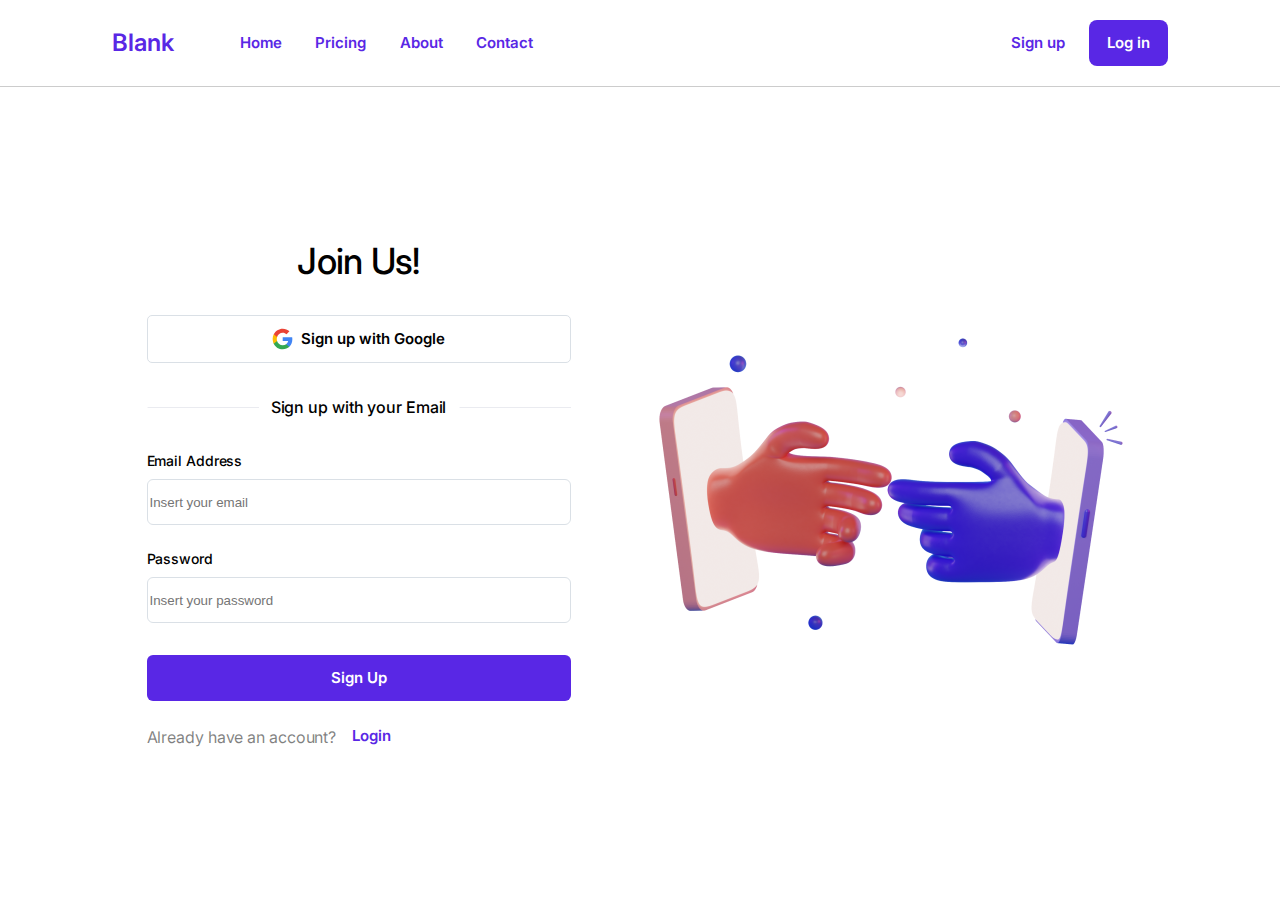
<file: index.html>
<!DOCTYPE html>
<html>
  <head>
    <meta charset="utf-8" />
    <meta name="viewport" content="initial-scale=1, width=device-width" />
    <link rel="stylesheet" href="./global.css" />
    <link rel="stylesheet" href="./index.css" />
    <link
      rel="stylesheet"
      href="https://fonts.googleapis.com/css2?family=Inter:wght@400;500;600;700&display=swap"
    />
  </head>
  <body>
    <div class="register">
      <nav class="navbar">
        <div class="internal-nav">
          <div class="links">
            <div class="company-logo">
              <a class="blank" href="https://github.com/">Blank</a>
            </div>
            <div class="nav-links">
              <a class="home" href="./PrivacyPolicy.html">Home</a
              ><a class="home" href="https://github.com/">Pricing</a
              ><a class="home" href="https://github.com/">About</a
              ><a class="home" href="https://github.com/">Contact</a>
            </div>
          </div>
          <div class="buttons">
            <div class="signup-and-login">
              <a class="sign-up" href="https://github.com/" id="signUp"
                >Sign up</a
              ><button class="login-button" id="loginButton">
                <div class="log-in">Log in</div>
              </button>
            </div>
            <button class="hamburger-icon" id="hamburgerIcon">
              <img class="icon" alt="" src="./public/icon.svg" />
            </button>
          </div>
        </div>
      </nav>
      <main class="main">
        <div class="inner-main">
          <form class="register-form">
            <div class="heading">Join Us!</div>
            <button class="google-button" id="googleButton">
              <img class="logo-icon" alt="" src="./public/logo.svg" />
              <div class="sign-up-with">Sign up with Google</div>
            </button>
            <div class="email-text">
              <img
                class="email-text-child"
                alt=""
                src="./public/line-1@2x.png"
              />
              <div class="text">Sign up with your Email</div>
              <img
                class="email-text-child"
                alt=""
                src="./public/line-1@2x.png"
              />
            </div>
            <div class="input-form">
              <div class="email-box">
                <label class="label">Email Address</label
                ><input
                  class="input-box"
                  type="email"
                  placeholder="Insert your email"
                  required
                />
              </div>
              <div class="email-box">
                <label class="label">Password</label
                ><input
                  class="input-box1"
                  type="password"
                  placeholder="Insert your password"
                  required
                />
              </div>
            </div>
            <div class="footer-area">
              <button class="signup-button" id="signupButton">
                <div class="log-in">Sign Up</div></button
              ><button class="cancel-button" id="cancelButton">
                <div class="text2">Cancel</div>
              </button>
              <div class="login">
                <div class="footer-text">Already have an account?</div>
                <a class="home" href="./Login.html">Login</a>
              </div>
            </div>
          </form>
          <img
            class="register-image-icon"
            alt=""
            src="./public/register-image@2x.png"
          />
        </div>
      </main>
    </div>

    <script>
      var signUp = document.getElementById("signUp");
      if (signUp) {
        signUp.addEventListener("click", function () {
          window.location.href = "https://github.com/";
        });
      }
      
      var loginButton = document.getElementById("loginButton");
      if (loginButton) {
        loginButton.addEventListener("click", function (e) {
          window.location.href = "./Login.html";
        });
      }
      
      var hamburgerIcon = document.getElementById("hamburgerIcon");
      if (hamburgerIcon) {
        hamburgerIcon.addEventListener("click", function () {
          window.location.href = "https://github.com/";
        });
      }
      
      var googleButton = document.getElementById("googleButton");
      if (googleButton) {
        googleButton.addEventListener("click", function () {
          window.location.href = "https://github.com/";
        });
      }
      
      var signupButton = document.getElementById("signupButton");
      if (signupButton) {
        signupButton.addEventListener("click", function () {
          window.location.href = "https://github.com/";
        });
      }
      
      var cancelButton = document.getElementById("cancelButton");
      if (cancelButton) {
        cancelButton.addEventListener("click", function () {
          window.location.href = "https://github.com/";
        });
      }
      </script>
  </body>
</html>
</file>
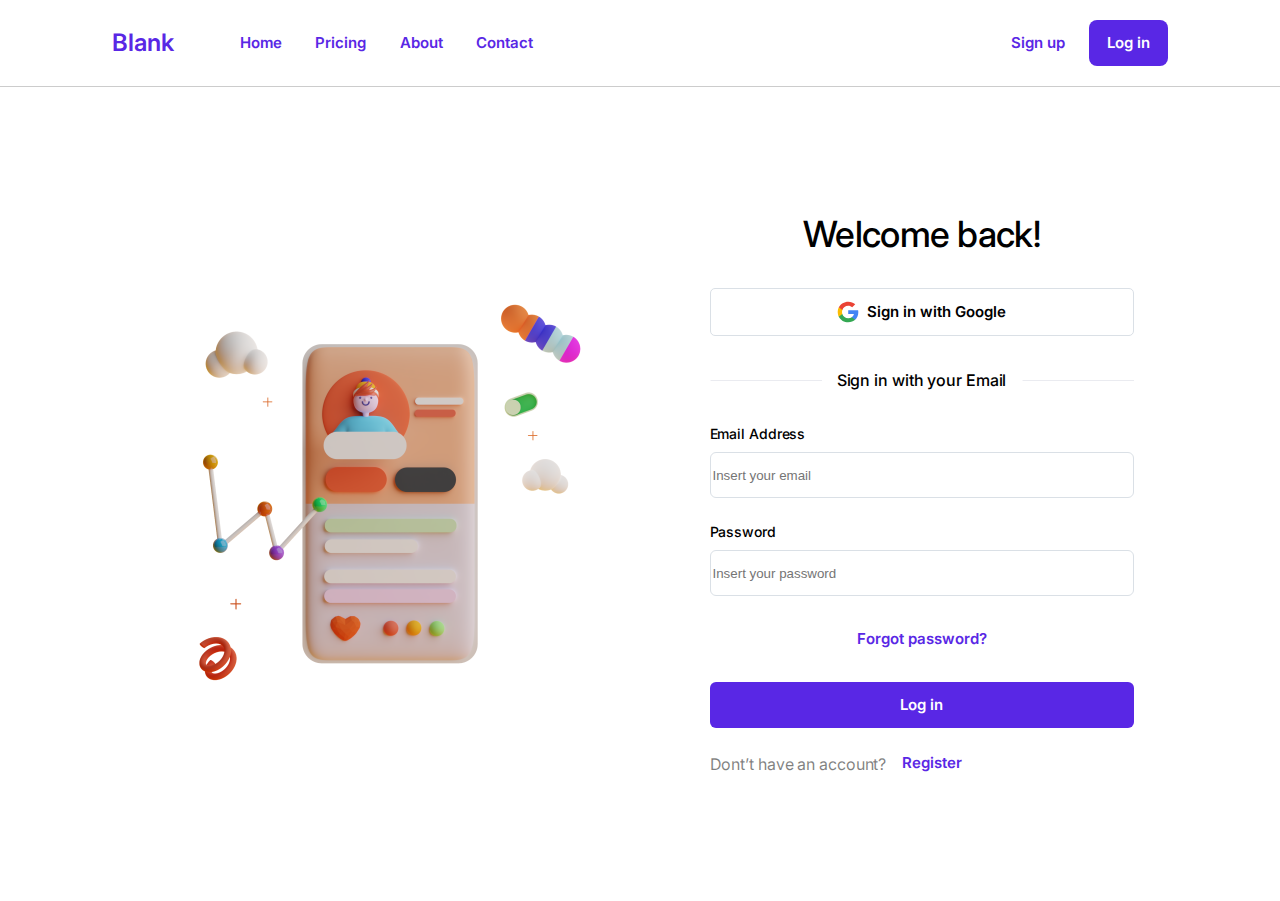
<file: Login.html>
<!DOCTYPE html>
<html>
  <head>
    <meta charset="utf-8" />
    <meta name="viewport" content="initial-scale=1, width=device-width" />
    <link rel="stylesheet" href="./global.css" />
    <link rel="stylesheet" href="./Login.css" />
    <link
      rel="stylesheet"
      href="https://fonts.googleapis.com/css2?family=Inter:wght@400;500;600;700&display=swap"
    />
  </head>
  <body>
    <div class="login1">
      <nav class="navbar1">
        <div class="internal-nav1">
          <div class="links1">
            <div class="company-logo1">
              <a class="blank1" href="https://github.com/">Blank</a>
            </div>
            <div class="nav-links1">
              <a class="home1" href="./PrivacyPolicy.html">Home</a
              ><a class="home1" href="https://github.com/">Pricing</a
              ><a class="home1" href="https://github.com/">About</a
              ><a class="home1" href="https://github.com/">Contact</a>
            </div>
          </div>
          <div class="buttons1">
            <div class="signup-and-login1">
              <a class="register-link" href="https://github.com/" id="signUp"
                >Sign up</a
              ><button class="login-button1" id="loginButton">
                <div class="log-in1">Log in</div>
              </button>
            </div>
            <button class="hamburger-icon1" id="hamburgerIcon">
              <img class="icon1" alt="" src="./public/icon.svg" />
            </button>
          </div>
        </div>
      </nav>
      <main class="main1">
        <div class="inner-main1">
          <img
            class="login-image-icon"
            alt=""
            src="./public/login-image@2x.png"
          />
          <form class="login-form">
            <div class="heading1">Welcome back!</div>
            <button class="google-button1" id="googleButton">
              <img class="logo-icon1" alt="" src="./public/logo1.svg" />
              <div class="sign-in-with">Sign in with Google</div>
            </button>
            <div class="email-text1">
              <img
                class="email-text-inner"
                alt=""
                src="./public/line-1@2x.png"
              />
              <div class="text4">Sign in with your Email</div>
              <img
                class="email-text-inner"
                alt=""
                src="./public/line-1@2x.png"
              />
            </div>
            <div class="input-form1">
              <div class="email-box1">
                <label class="label2">Email Address</label
                ><input
                  class="input-box2"
                  type="email"
                  placeholder="Insert your email"
                  required
                />
              </div>
              <div class="email-box1">
                <label class="label2">Password</label
                ><input
                  class="input-box3"
                  type="password"
                  placeholder="Insert your password"
                  required
                />
              </div>
            </div>
            <div class="forgot-password">
              <a class="text5" href="./RememberPassword.html" id="text1"
                >Forgot password?</a
              >
            </div>
            <div class="footer-area1">
              <button class="signin-button" id="signinButton">
                <div class="log-in1">Log in</div></button
              ><button class="cancel-button1" id="cancelButton">
                <div class="text7">Cancel</div>
              </button>
              <div class="register1">
                <div class="footer-text1">Dont’t have an account?</div>
                <a class="register-link" href="./index.html" id="registerLink"
                  >Register</a
                >
              </div>
            </div>
          </form>
        </div>
      </main>
    </div>

    <script>
      var signUp = document.getElementById("signUp");
      if (signUp) {
        signUp.addEventListener("click", function (e) {
          window.location.href = "/";
        });
      }
      
      var loginButton = document.getElementById("loginButton");
      if (loginButton) {
        loginButton.addEventListener("click", function () {
          window.location.href = "https://github.com/";
        });
      }
      
      var hamburgerIcon = document.getElementById("hamburgerIcon");
      if (hamburgerIcon) {
        hamburgerIcon.addEventListener("click", function () {
          window.location.href = "https://github.com/";
        });
      }
      
      var googleButton = document.getElementById("googleButton");
      if (googleButton) {
        googleButton.addEventListener("click", function () {
          window.location.href = "https://github.com/";
        });
      }
      
      var text1 = document.getElementById("text1");
      if (text1) {
        text1.addEventListener("click", function (e) {
          window.location.href = "./RememberPassword.html";
        });
      }
      
      var signinButton = document.getElementById("signinButton");
      if (signinButton) {
        signinButton.addEventListener("click", function () {
          window.location.href = "https://github.com/";
        });
      }
      
      var cancelButton = document.getElementById("cancelButton");
      if (cancelButton) {
        cancelButton.addEventListener("click", function () {
          window.location.href = "https://github.com/";
        });
      }
      
      var registerLink = document.getElementById("registerLink");
      if (registerLink) {
        registerLink.addEventListener("click", function (e) {
          window.location.href = "/";
        });
      }
      </script>
  </body>
</html>
</file>
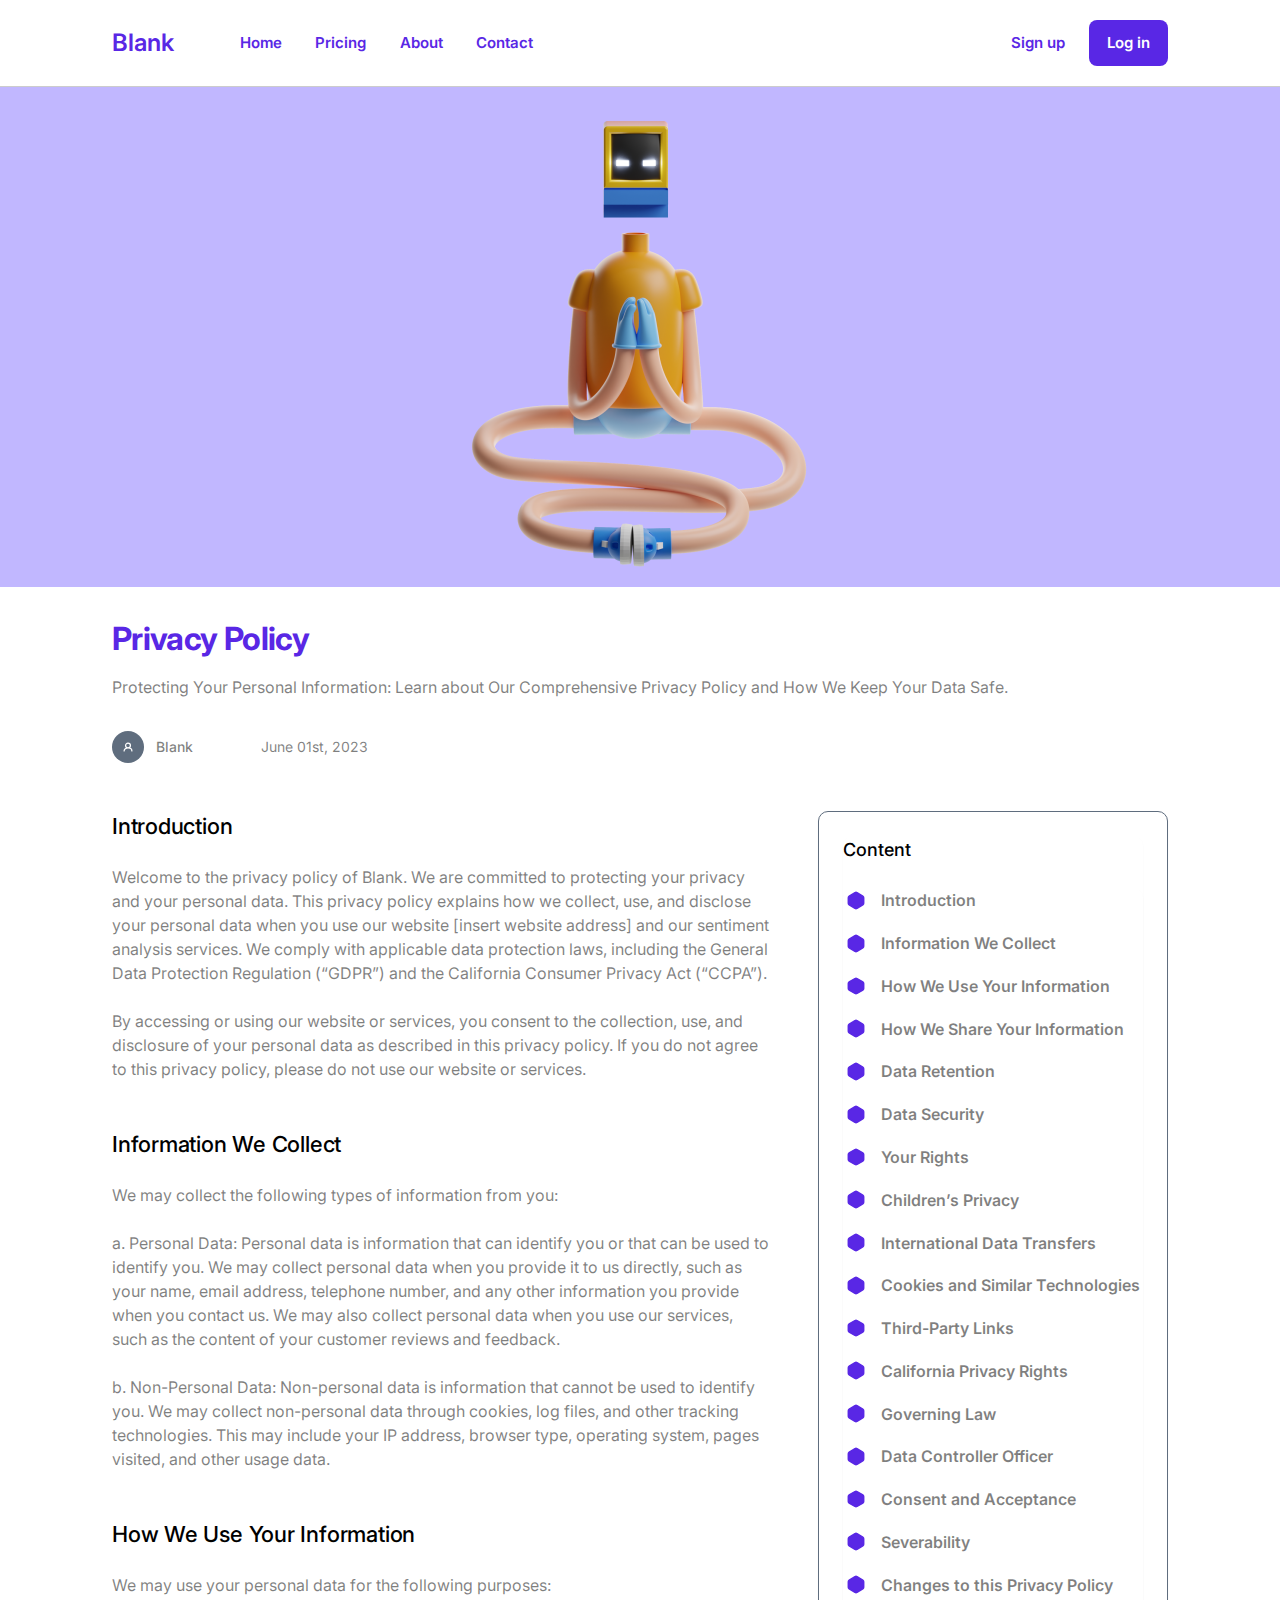
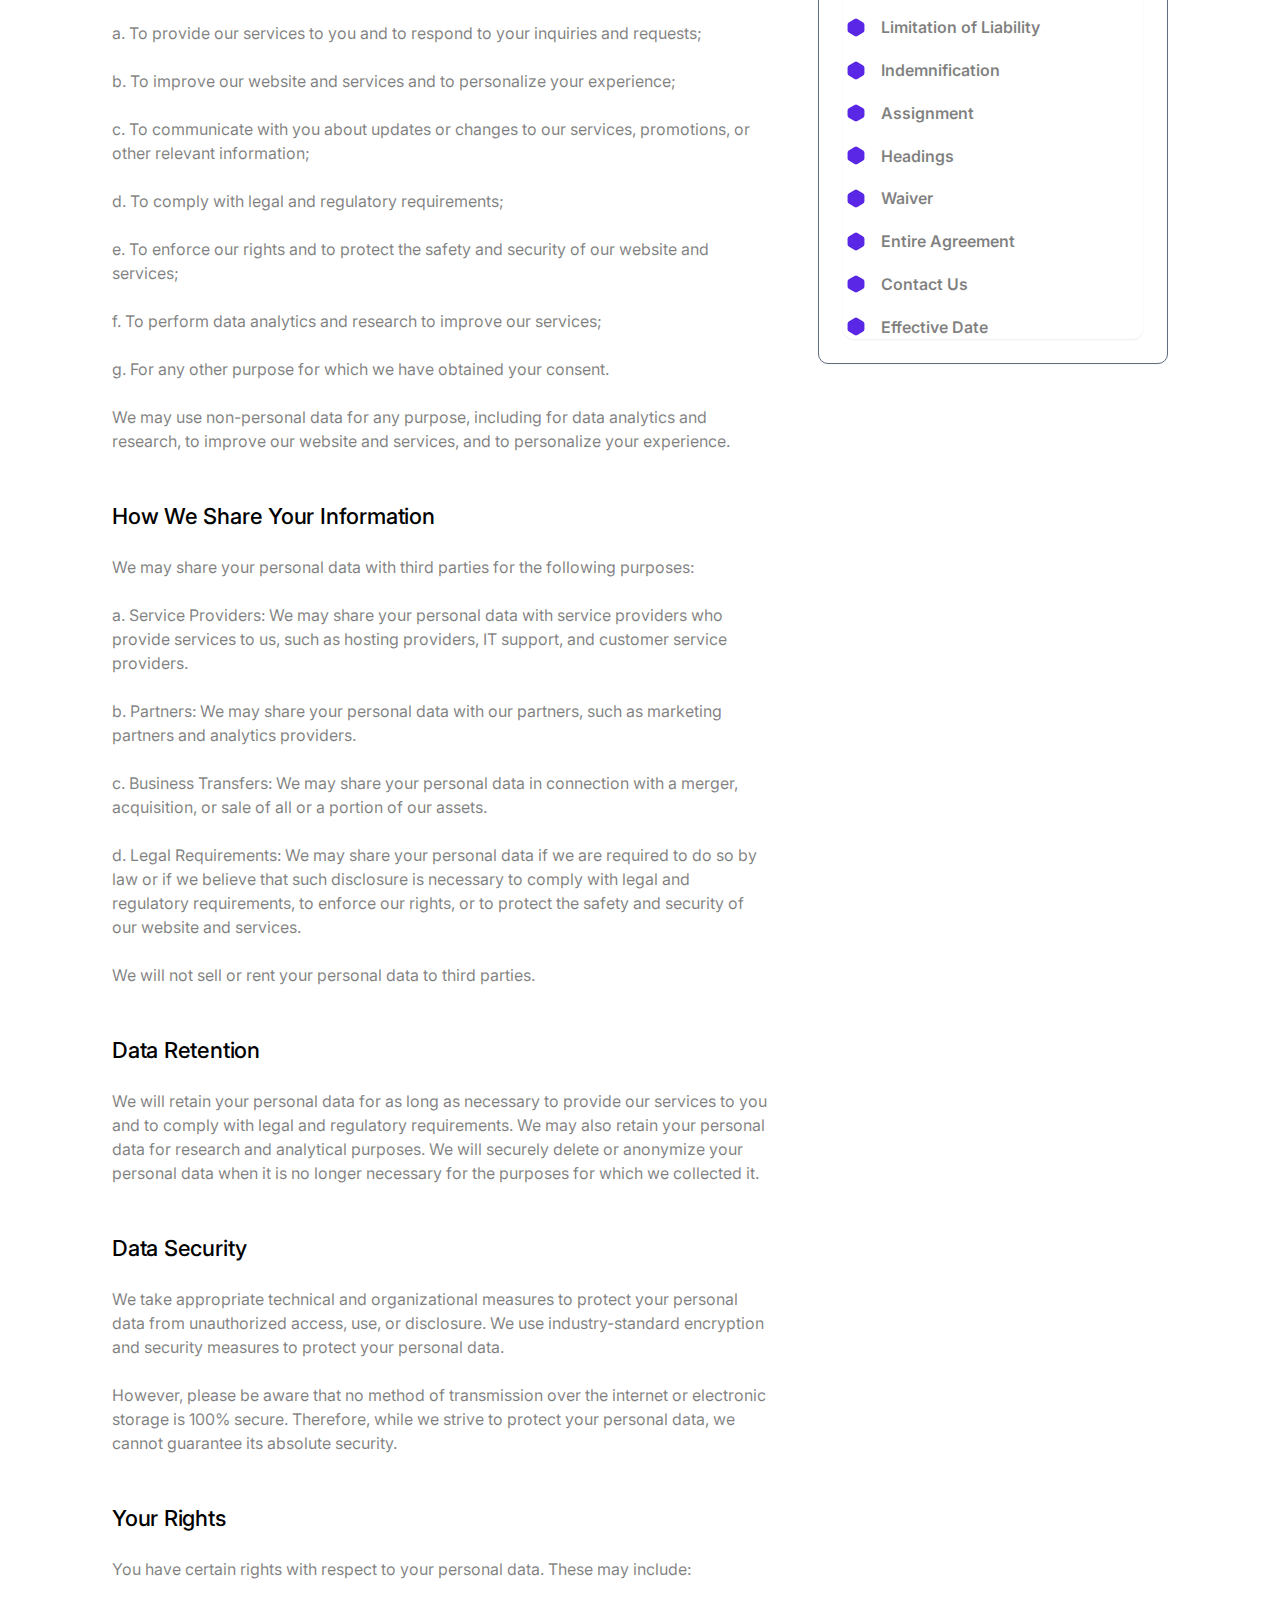
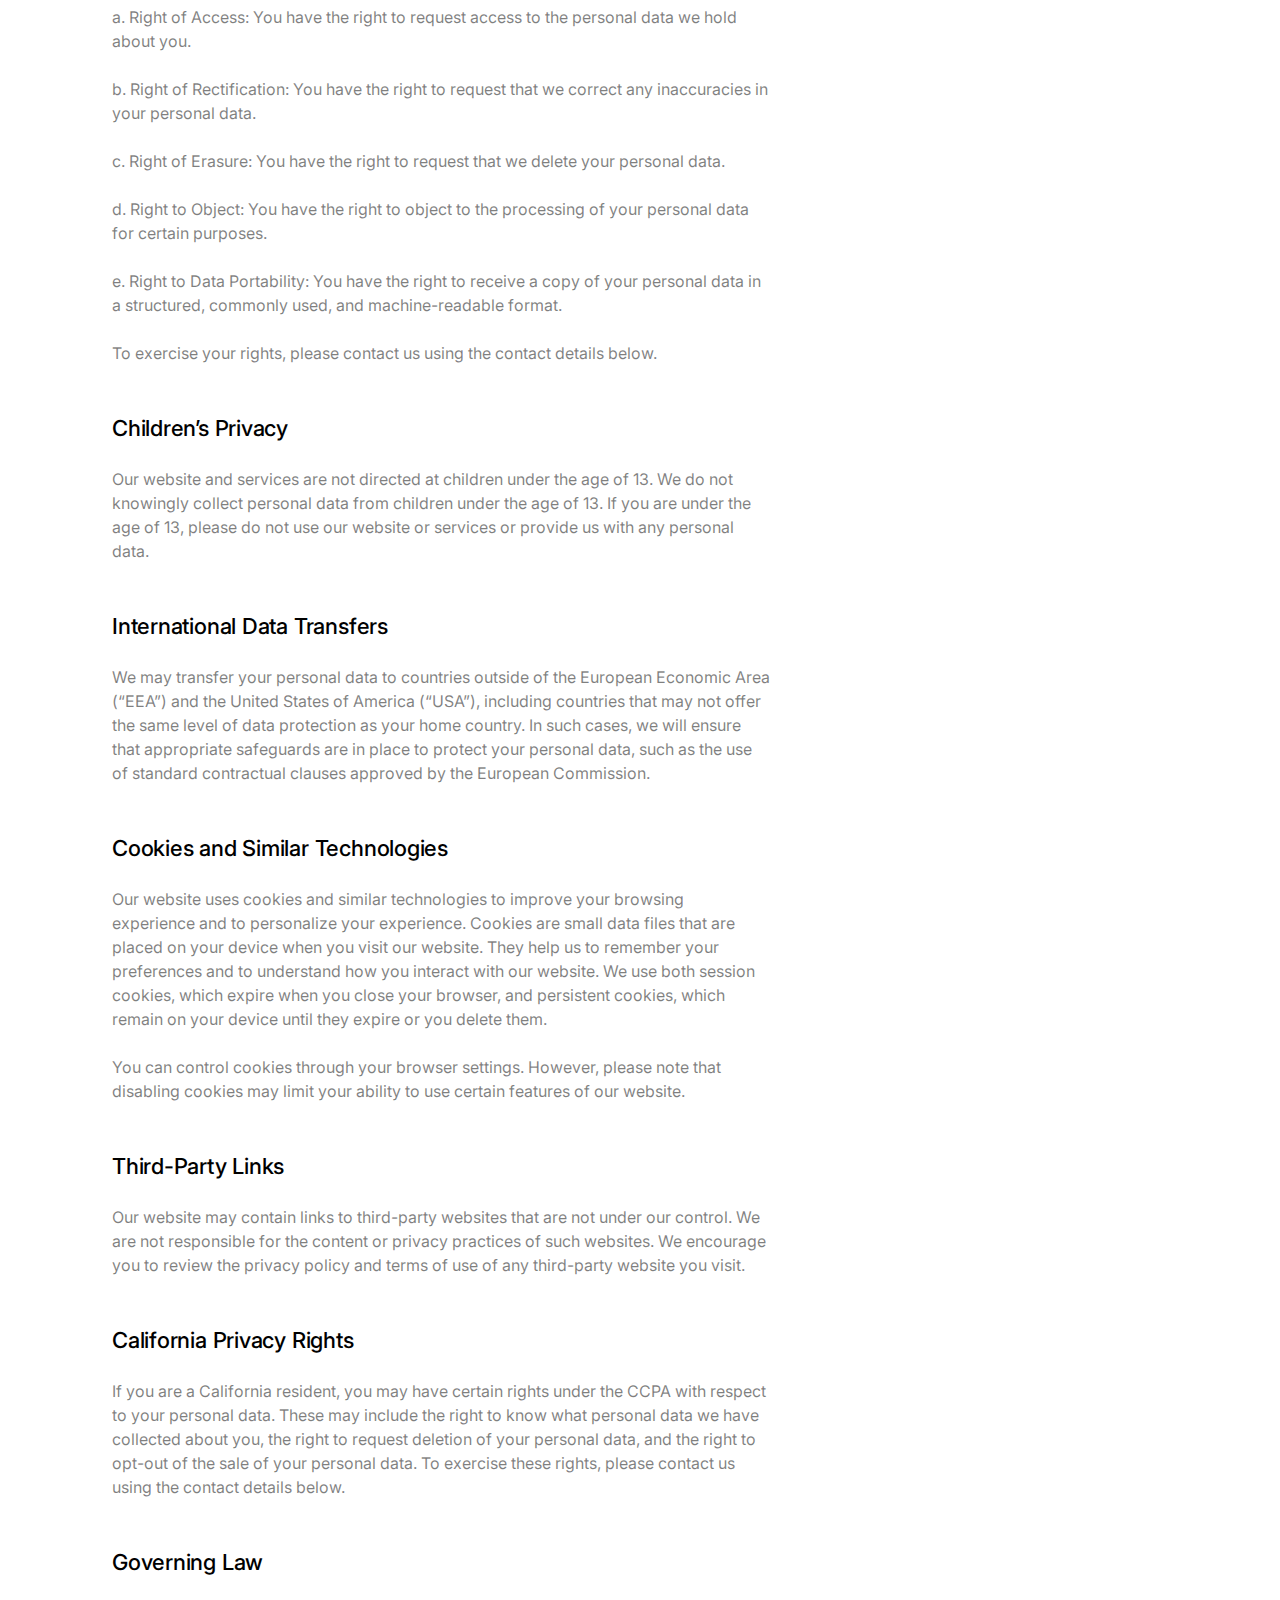
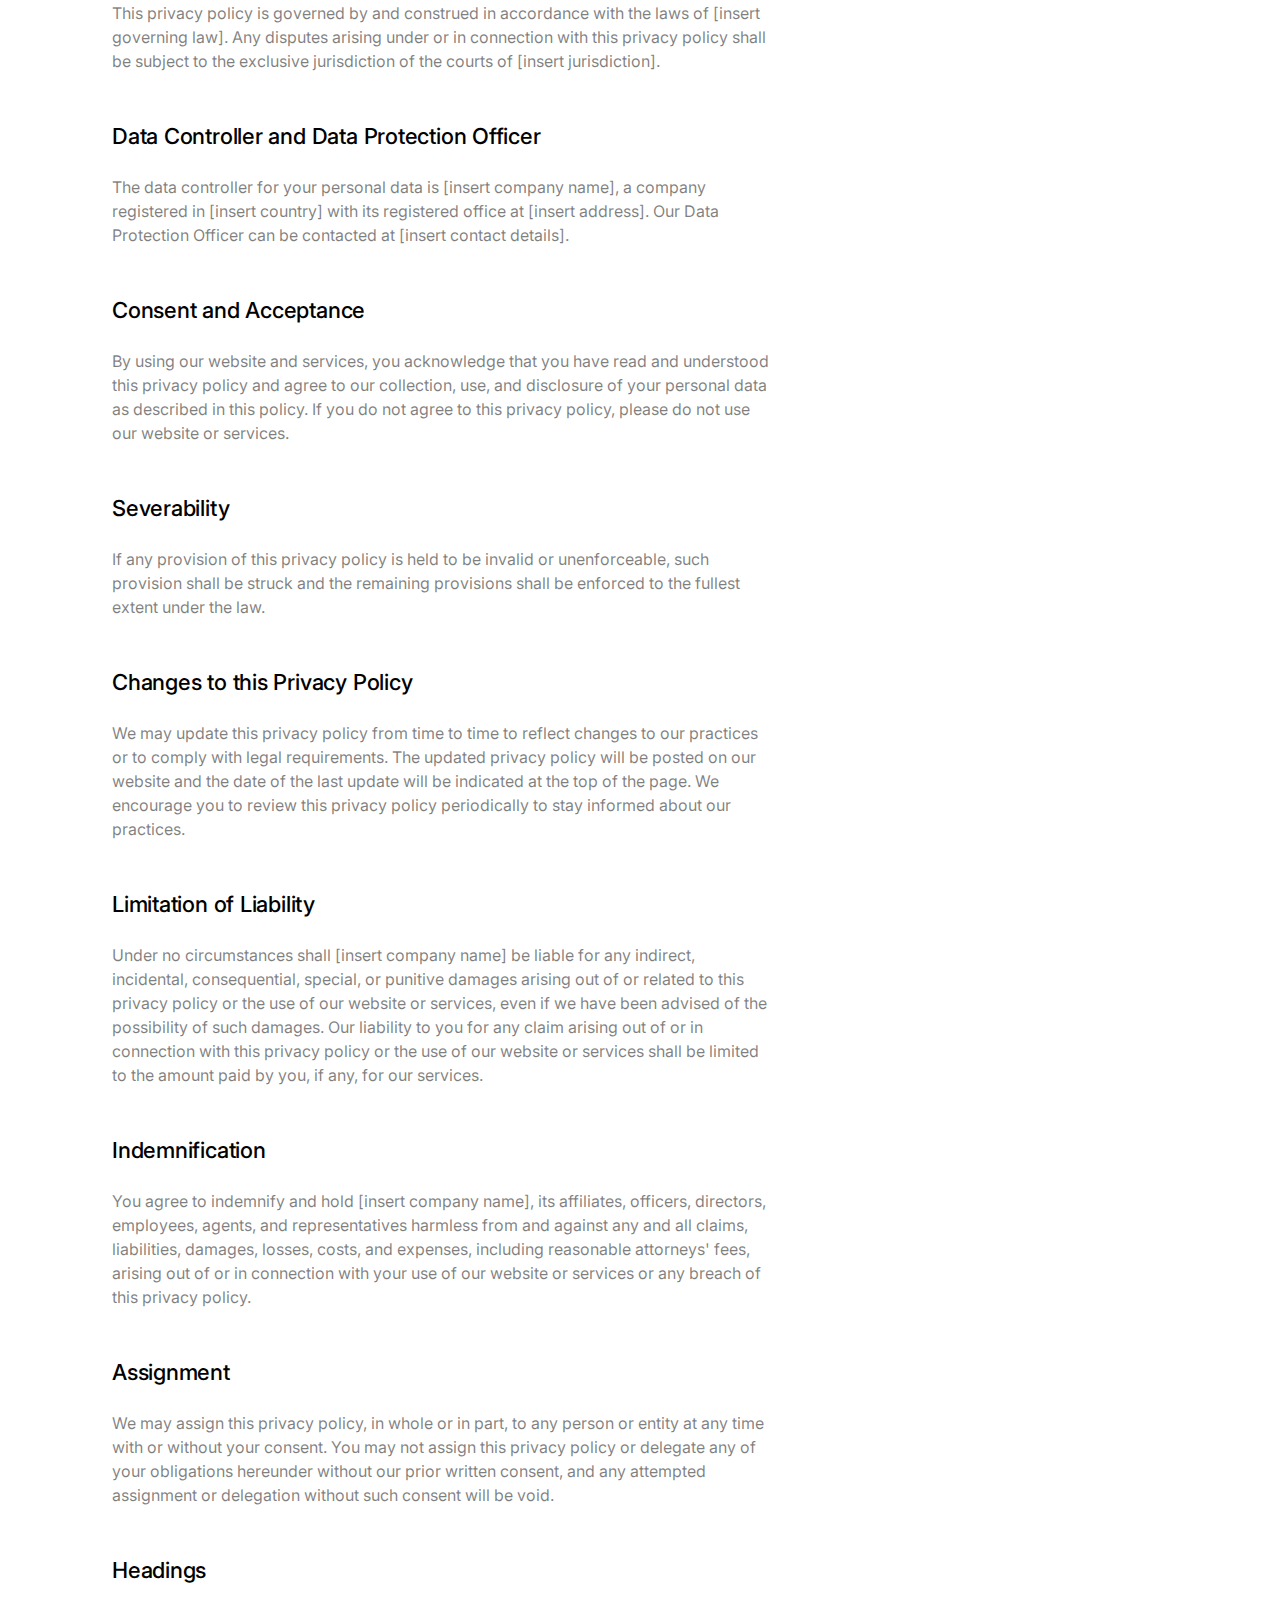
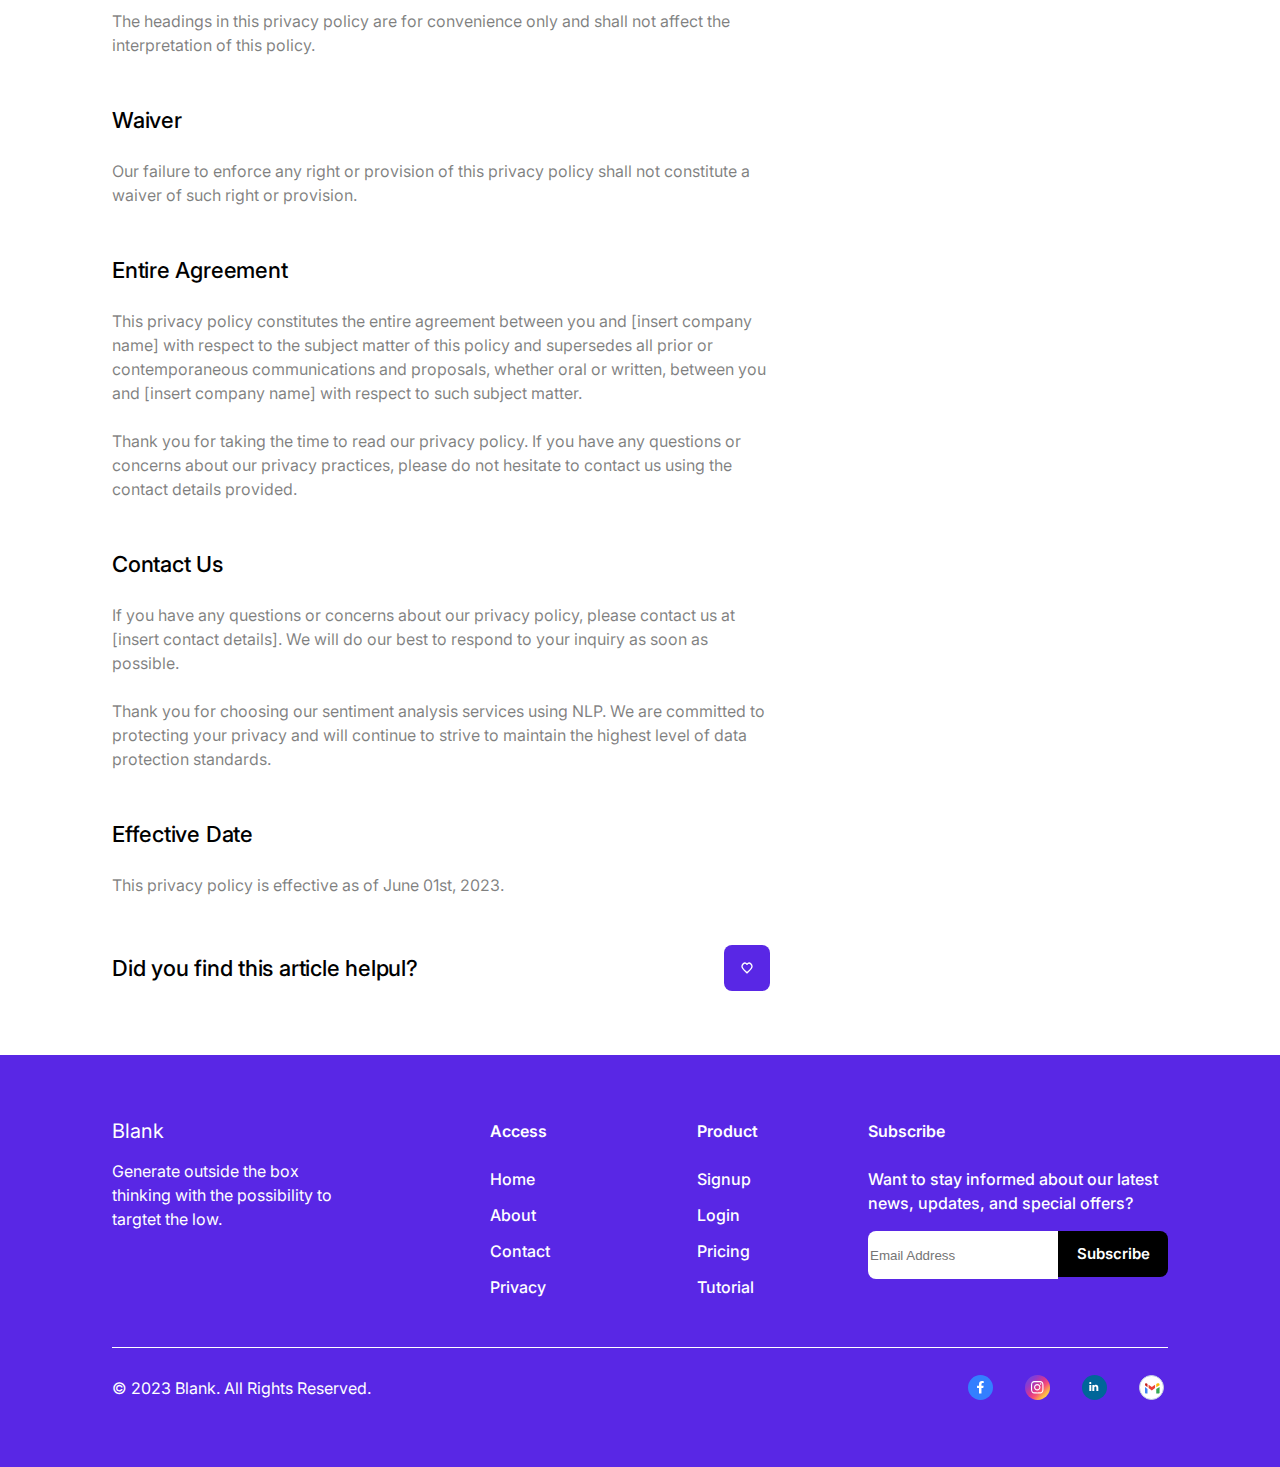
<file: PrivacyPolicy.html>
<!DOCTYPE html>
<html>
  <head>
    <meta charset="utf-8" />
    <meta name="viewport" content="initial-scale=1, width=device-width" />
    <link rel="stylesheet" href="./global.css" />
    <link rel="stylesheet" href="./PrivacyPolicy.css" />
    <link
      rel="stylesheet"
      href="https://fonts.googleapis.com/css2?family=Inter:wght@400;500;600;700&display=swap"
    />
  </head>
  <body>
    <div class="privacy-policy">
      <nav class="navbar3">
        <div class="internal-nav3">
          <div class="links3">
            <div class="company-logo3">
              <a class="blank3" href="https://github.com/">Blank</a>
            </div>
            <div class="nav-links3">
              <a class="home3" href="https://github.com/">Home</a
              ><a class="home3" href="https://github.com/">Pricing</a
              ><a class="home3" href="https://github.com/">About</a
              ><a class="home3" href="https://github.com/">Contact</a>
            </div>
          </div>
          <div class="buttons3">
            <div class="signup-and-login3">
              <a class="sign-up3" href="https://github.com/" id="signUp"
                >Sign up</a
              ><button class="login-button3" id="loginButton">
                <div class="log-in3">Log in</div>
              </button>
            </div>
            <button class="hamburger-icon3" id="hamburgerIcon">
              <img class="icon4" alt="" src="./public/icon2.svg" />
            </button>
          </div>
        </div>
      </nav>
      <main class="inner-container">
        <div class="hero-section">
          <img
            class="hero-image-icon"
            alt=""
            src="./public/hero-image@2x.png"
          />
        </div>
        <div class="header1">
          <div class="inner-container1">
            <div class="headline">
              <b class="main-text">Privacy Policy</b>
              <div class="sub-text">
                Protecting Your Personal Information: Learn about Our
                Comprehensive Privacy Policy and How We Keep Your Data Safe.
              </div>
            </div>
            <div class="author">
              <div class="company-details">
                <div class="user-icon">
                  <div class="user">
                    <img
                      class="person-icon"
                      alt=""
                      src="./public/person-icon.svg"
                    />
                  </div>
                </div>
                <div class="company"><div class="blank4">Blank</div></div>
              </div>
              <div class="modified-date">June 01st, 2023</div>
            </div>
          </div>
        </div>
        <div class="content">
          <div class="inner-container2">
            <div class="main-content">
              <div class="text-base">
                <div class="text-container" data-scroll-to="text24">
                  <div class="headline1">Introduction</div>
                  <div class="subtitle">
                    <p class="welcome-to-the">
                      Welcome to the privacy policy of Blank. We
                      are committed to protecting your privacy and your personal
                      data. This privacy policy explains how we collect, use,
                      and disclose your personal data when you use our website
                      [insert website address] and our sentiment analysis
                      services. We comply with applicable data protection laws,
                      including the General Data Protection Regulation (“GDPR”)
                      and the California Consumer Privacy Act (“CCPA”).
                    </p>
                    <p class="welcome-to-the">&nbsp;</p>
                    <p class="welcome-to-the">
                      By accessing or using our website or services, you consent
                      to the collection, use, and disclosure of your personal
                      data as described in this privacy policy. If you do not
                      agree to this privacy policy, please do not use our
                      website or services.
                    </p>
                  </div>
                </div>
                <div class="text-container" data-scroll-to="text23">
                  <div class="headline1">Information We Collect</div>
                  <div class="subtitle">
                    <p class="welcome-to-the">
                      We may collect the following types of information from
                      you:
                    </p>
                    <p class="welcome-to-the">&nbsp;</p>
                    <p class="welcome-to-the">
                      a. Personal Data: Personal data is information that can
                      identify you or that can be used to identify you. We may
                      collect personal data when you provide it to us directly,
                      such as your name, email address, telephone number, and
                      any other information you provide when you contact us. We
                      may also collect personal data when you use our services,
                      such as the content of your customer reviews and feedback.
                    </p>
                    <p class="welcome-to-the">&nbsp;</p>
                    <p class="welcome-to-the">
                      b. Non-Personal Data: Non-personal data is information
                      that cannot be used to identify you. We may collect
                      non-personal data through cookies, log files, and other
                      tracking technologies. This may include your IP address,
                      browser type, operating system, pages visited, and other
                      usage data.
                    </p>
                  </div>
                </div>
                <div class="text-container" data-scroll-to="text22">
                  <div class="headline1">How We Use Your Information</div>
                  <div class="subtitle">
                    <p class="welcome-to-the">
                      We may use your personal data for the following purposes:
                    </p>
                    <p class="welcome-to-the">&nbsp;</p>
                    <p class="welcome-to-the">
                      a. To provide our services to you and to respond to your
                      inquiries and requests;
                    </p>
                    <p class="welcome-to-the">&nbsp;</p>
                    <p class="welcome-to-the">
                      b. To improve our website and services and to personalize
                      your experience;
                    </p>
                    <p class="welcome-to-the">&nbsp;</p>
                    <p class="welcome-to-the">
                      c. To communicate with you about updates or changes to our
                      services, promotions, or other relevant information;
                    </p>
                    <p class="welcome-to-the">&nbsp;</p>
                    <p class="welcome-to-the">
                      d. To comply with legal and regulatory requirements;
                    </p>
                    <p class="welcome-to-the">&nbsp;</p>
                    <p class="welcome-to-the">
                      e. To enforce our rights and to protect the safety and
                      security of our website and services;
                    </p>
                    <p class="welcome-to-the">&nbsp;</p>
                    <p class="welcome-to-the">
                      f. To perform data analytics and research to improve our
                      services;
                    </p>
                    <p class="welcome-to-the">&nbsp;</p>
                    <p class="welcome-to-the">
                      g. For any other purpose for which we have obtained your
                      consent.
                    </p>
                    <p class="welcome-to-the">&nbsp;</p>
                    <p class="welcome-to-the">
                      We may use non-personal data for any purpose, including
                      for data analytics and research, to improve our website
                      and services, and to personalize your experience.
                    </p>
                  </div>
                </div>
                <div class="text-container" data-scroll-to="text21">
                  <div class="headline1">How We Share Your Information</div>
                  <div class="subtitle">
                    <p class="welcome-to-the">
                      We may share your personal data with third parties for the
                      following purposes:
                    </p>
                    <p class="welcome-to-the">&nbsp;</p>
                    <p class="welcome-to-the">
                      a. Service Providers: We may share your personal data with
                      service providers who provide services to us, such as
                      hosting providers, IT support, and customer service
                      providers.
                    </p>
                    <p class="welcome-to-the">&nbsp;</p>
                    <p class="welcome-to-the">
                      b. Partners: We may share your personal data with our
                      partners, such as marketing partners and analytics
                      providers.
                    </p>
                    <p class="welcome-to-the">&nbsp;</p>
                    <p class="welcome-to-the">
                      c. Business Transfers: We may share your personal data in
                      connection with a merger, acquisition, or sale of all or a
                      portion of our assets.
                    </p>
                    <p class="welcome-to-the">&nbsp;</p>
                    <p class="welcome-to-the">
                      d. Legal Requirements: We may share your personal data if
                      we are required to do so by law or if we believe that such
                      disclosure is necessary to comply with legal and
                      regulatory requirements, to enforce our rights, or to
                      protect the safety and security of our website and
                      services.
                    </p>
                    <p class="welcome-to-the">&nbsp;</p>
                    <p class="welcome-to-the">
                      We will not sell or rent your personal data to third
                      parties.
                    </p>
                  </div>
                </div>
                <div class="text-container" data-scroll-to="text20">
                  <div class="headline1">Data Retention</div>
                  <div class="subtitle">
                    We will retain your personal data for as long as necessary
                    to provide our services to you and to comply with legal and
                    regulatory requirements. We may also retain your personal
                    data for research and analytical purposes. We will securely
                    delete or anonymize your personal data when it is no longer
                    necessary for the purposes for which we collected it.
                  </div>
                </div>
                <div class="text-container" data-scroll-to="text19">
                  <div class="headline1">Data Security</div>
                  <div class="subtitle">
                    <p class="welcome-to-the">
                      We take appropriate technical and organizational measures
                      to protect your personal data from unauthorized access,
                      use, or disclosure. We use industry-standard encryption
                      and security measures to protect your personal data.
                    </p>
                    <p class="welcome-to-the">&nbsp;</p>
                    <p class="welcome-to-the">
                      However, please be aware that no method of transmission
                      over the internet or electronic storage is 100% secure.
                      Therefore, while we strive to protect your personal data,
                      we cannot guarantee its absolute security.
                    </p>
                  </div>
                </div>
                <div class="text-container" data-scroll-to="text18">
                  <div class="headline1">Your Rights</div>
                  <div class="subtitle">
                    <p class="welcome-to-the">
                      You have certain rights with respect to your personal
                      data. These may include:
                    </p>
                    <p class="welcome-to-the">&nbsp;</p>
                    <p class="welcome-to-the">
                      a. Right of Access: You have the right to request access
                      to the personal data we hold about you.
                    </p>
                    <p class="welcome-to-the">&nbsp;</p>
                    <p class="welcome-to-the">
                      b. Right of Rectification: You have the right to request
                      that we correct any inaccuracies in your personal data.
                    </p>
                    <p class="welcome-to-the">&nbsp;</p>
                    <p class="welcome-to-the">
                      c. Right of Erasure: You have the right to request that we
                      delete your personal data.
                    </p>
                    <p class="welcome-to-the">&nbsp;</p>
                    <p class="welcome-to-the">
                      d. Right to Object: You have the right to object to the
                      processing of your personal data for certain purposes.
                    </p>
                    <p class="welcome-to-the">&nbsp;</p>
                    <p class="welcome-to-the">
                      e. Right to Data Portability: You have the right to
                      receive a copy of your personal data in a structured,
                      commonly used, and machine-readable format.
                    </p>
                    <p class="welcome-to-the">&nbsp;</p>
                    <p class="welcome-to-the">
                      To exercise your rights, please contact us using the
                      contact details below.
                    </p>
                  </div>
                </div>
                <div class="text-container" data-scroll-to="text17">
                  <div class="headline1">Children’s Privacy</div>
                  <div class="subtitle">
                    Our website and services are not directed at children under
                    the age of 13. We do not knowingly collect personal data
                    from children under the age of 13. If you are under the age
                    of 13, please do not use our website or services or provide
                    us with any personal data.
                  </div>
                </div>
                <div class="text-container" data-scroll-to="text16">
                  <div class="headline1">International Data Transfers</div>
                  <div class="subtitle">
                    We may transfer your personal data to countries outside of
                    the European Economic Area (“EEA”) and the United States of
                    America (“USA”), including countries that may not offer the
                    same level of data protection as your home country. In such
                    cases, we will ensure that appropriate safeguards are in
                    place to protect your personal data, such as the use of
                    standard contractual clauses approved by the European
                    Commission.
                  </div>
                </div>
                <div class="text-container" data-scroll-to="text15">
                  <div class="headline1">Cookies and Similar Technologies</div>
                  <div class="subtitle">
                    <p class="welcome-to-the">
                      Our website uses cookies and similar technologies to
                      improve your browsing experience and to personalize your
                      experience. Cookies are small data files that are placed
                      on your device when you visit our website. They help us to
                      remember your preferences and to understand how you
                      interact with our website. We use both session cookies,
                      which expire when you close your browser, and persistent
                      cookies, which remain on your device until they expire or
                      you delete them.
                    </p>
                    <p class="welcome-to-the">&nbsp;</p>
                    <p class="welcome-to-the">
                      You can control cookies through your browser settings.
                      However, please note that disabling cookies may limit your
                      ability to use certain features of our website.
                    </p>
                  </div>
                </div>
                <div class="text-container" data-scroll-to="text14">
                  <div class="headline1">Third-Party Links</div>
                  <div class="subtitle">
                    Our website may contain links to third-party websites that
                    are not under our control. We are not responsible for the
                    content or privacy practices of such websites. We encourage
                    you to review the privacy policy and terms of use of any
                    third-party website you visit.
                  </div>
                </div>
                <div class="text-container" data-scroll-to="text13">
                  <div class="headline1">California Privacy Rights</div>
                  <div class="subtitle">
                    If you are a California resident, you may have certain
                    rights under the CCPA with respect to your personal data.
                    These may include the right to know what personal data we
                    have collected about you, the right to request deletion of
                    your personal data, and the right to opt-out of the sale of
                    your personal data. To exercise these rights, please contact
                    us using the contact details below.
                  </div>
                </div>
                <div class="text-container" data-scroll-to="text12">
                  <div class="headline1">Governing Law</div>
                  <div class="subtitle">
                    This privacy policy is governed by and construed in
                    accordance with the laws of [insert governing law]. Any
                    disputes arising under or in connection with this privacy
                    policy shall be subject to the exclusive jurisdiction of the
                    courts of [insert jurisdiction].
                  </div>
                </div>
                <div class="text-container" data-scroll-to="text11">
                  <div class="headline1">
                    Data Controller and Data Protection Officer
                  </div>
                  <div class="subtitle">
                    The data controller for your personal data is [insert
                    company name], a company registered in [insert country] with
                    its registered office at [insert address]. Our Data
                    Protection Officer can be contacted at [insert contact
                    details].
                  </div>
                </div>
                <div class="text-container" data-scroll-to="text10">
                  <div class="headline1">Consent and Acceptance</div>
                  <div class="subtitle">
                    By using our website and services, you acknowledge that you
                    have read and understood this privacy policy and agree to
                    our collection, use, and disclosure of your personal data as
                    described in this policy. If you do not agree to this
                    privacy policy, please do not use our website or services.
                  </div>
                </div>
                <div class="text-container" data-scroll-to="text9">
                  <div class="headline1">Severability</div>
                  <div class="subtitle">
                    If any provision of this privacy policy is held to be
                    invalid or unenforceable, such provision shall be struck and
                    the remaining provisions shall be enforced to the fullest
                    extent under the law.
                  </div>
                </div>
                <div class="text-container" data-scroll-to="text8">
                  <div class="headline1">Changes to this Privacy Policy</div>
                  <div class="subtitle">
                    We may update this privacy policy from time to time to
                    reflect changes to our practices or to comply with legal
                    requirements. The updated privacy policy will be posted on
                    our website and the date of the last update will be
                    indicated at the top of the page. We encourage you to review
                    this privacy policy periodically to stay informed about our
                    practices.
                  </div>
                </div>
                <div class="text-container" data-scroll-to="text7">
                  <div class="headline1">Limitation of Liability</div>
                  <div class="subtitle">
                    Under no circumstances shall [insert company name] be liable
                    for any indirect, incidental, consequential, special, or
                    punitive damages arising out of or related to this privacy
                    policy or the use of our website or services, even if we
                    have been advised of the possibility of such damages. Our
                    liability to you for any claim arising out of or in
                    connection with this privacy policy or the use of our
                    website or services shall be limited to the amount paid by
                    you, if any, for our services.
                  </div>
                </div>
                <div class="text-container" data-scroll-to="text6">
                  <div class="headline1">Indemnification</div>
                  <div class="subtitle">
                    You agree to indemnify and hold [insert company name], its
                    affiliates, officers, directors, employees, agents, and
                    representatives harmless from and against any and all
                    claims, liabilities, damages, losses, costs, and expenses,
                    including reasonable attorneys' fees, arising out of or in
                    connection with your use of our website or services or any
                    breach of this privacy policy.
                  </div>
                </div>
                <div class="text-container" data-scroll-to="text5">
                  <div class="headline1">Assignment</div>
                  <div class="subtitle">
                    We may assign this privacy policy, in whole or in part, to
                    any person or entity at any time with or without your
                    consent. You may not assign this privacy policy or delegate
                    any of your obligations hereunder without our prior written
                    consent, and any attempted assignment or delegation without
                    such consent will be void.
                  </div>
                </div>
                <div class="text-container" data-scroll-to="text4">
                  <div class="headline1">Headings</div>
                  <div class="subtitle">
                    The headings in this privacy policy are for convenience only
                    and shall not affect the interpretation of this policy.
                  </div>
                </div>
                <div class="text-container" data-scroll-to="text3">
                  <div class="headline1">Waiver</div>
                  <div class="subtitle">
                    Our failure to enforce any right or provision of this
                    privacy policy shall not constitute a waiver of such right
                    or provision.
                  </div>
                </div>
                <div class="text-container" data-scroll-to="text2">
                  <div class="headline1">Entire Agreement</div>
                  <div class="subtitle">
                    <p class="welcome-to-the">
                      This privacy policy constitutes the entire agreement
                      between you and [insert company name] with respect to the
                      subject matter of this policy and supersedes all prior or
                      contemporaneous communications and proposals, whether oral
                      or written, between you and [insert company name] with
                      respect to such subject matter.
                    </p>
                    <p class="welcome-to-the">&nbsp;</p>
                    <p class="welcome-to-the">
                      Thank you for taking the time to read our privacy policy.
                      If you have any questions or concerns about our privacy
                      practices, please do not hesitate to contact us using the
                      contact details provided.
                    </p>
                  </div>
                </div>
                <div class="text-container" data-scroll-to="text1">
                  <div class="headline1">Contact Us</div>
                  <div class="subtitle">
                    <p class="welcome-to-the">
                      If you have any questions or concerns about our privacy
                      policy, please contact us at [insert contact details]. We
                      will do our best to respond to your inquiry as soon as
                      possible.
                    </p>
                    <p class="welcome-to-the">&nbsp;</p>
                    <p class="welcome-to-the">
                      Thank you for choosing our sentiment analysis services
                      using NLP. We are committed to protecting your privacy and
                      will continue to strive to maintain the highest level of
                      data protection standards.
                    </p>
                  </div>
                </div>
                <div class="text-container" data-scroll-to="text">
                  <div class="headline1">Effective Date</div>
                  <div class="subtitle">
                    This privacy policy is effective as of June 01st, 2023.
                  </div>
                </div>
                <div class="faq">
                  <div class="text12">Did you find this article helpul?</div>
                  <button class="actions" id="actions">
                    <div class="heart">
                      <div class="heart-icon">
                        <img class="icon5" alt="" src="./public/icon3.svg" />
                      </div>
                    </div>
                  </button>
                </div>
              </div>
            </div>
            <div class="list-of-content">
              <div class="inner-container3">
                <div class="content1">Content</div>
                <div class="links4">
                  <div class="link">
                    <div class="coloured-icon">
                      <img class="icon6" alt="" src="./public/icon4.svg" />
                    </div>
                    <a class="text13" id="text24"
                      >Introduction</a
                    >
                  </div>
                  <div class="link">
                    <div class="coloured-icon">
                      <img class="icon6" alt="" src="./public/icon4.svg" />
                    </div>
                    <a class="text13" id="text23"
                      >Information We Collect</a
                    >
                  </div>
                  <div class="link">
                    <div class="coloured-icon">
                      <img class="icon6" alt="" src="./public/icon4.svg" />
                    </div>
                    <a class="text13" id="text22"
                      >How We Use Your Information</a
                    >
                  </div>
                  <div class="link">
                    <div class="coloured-icon">
                      <img class="icon6" alt="" src="./public/icon4.svg" />
                    </div>
                    <a class="text13" id="text21"
                      >How We Share Your Information</a
                    >
                  </div>
                  <div class="link">
                    <div class="coloured-icon">
                      <img class="icon6" alt="" src="./public/icon4.svg" />
                    </div>
                    <a class="text13" id="text20"
                      >Data Retention</a
                    >
                  </div>
                  <div class="link">
                    <div class="coloured-icon">
                      <img class="icon6" alt="" src="./public/icon4.svg" />
                    </div>
                    <a class="text13" id="text19"
                      >Data Security</a
                    >
                  </div>
                  <div class="link">
                    <div class="coloured-icon">
                      <img class="icon6" alt="" src="./public/icon4.svg" />
                    </div>
                    <a class="text13" id="text18"
                      >Your Rights</a
                    >
                  </div>
                  <div class="link">
                    <div class="coloured-icon">
                      <img class="icon6" alt="" src="./public/icon4.svg" />
                    </div>
                    <a class="text13" id="text17"
                      >Children’s Privacy</a
                    >
                  </div>
                  <div class="link">
                    <div class="coloured-icon">
                      <img class="icon6" alt="" src="./public/icon4.svg" />
                    </div>
                    <a class="text13" id="text16"
                      >International Data Transfers</a
                    >
                  </div>
                  <div class="link">
                    <div class="coloured-icon">
                      <img class="icon6" alt="" src="./public/icon4.svg" />
                    </div>
                    <a class="text13" id="text15"
                      >Cookies and Similar Technologies</a
                    >
                  </div>
                  <div class="link">
                    <div class="coloured-icon">
                      <img class="icon6" alt="" src="./public/icon4.svg" />
                    </div>
                    <a class="text13" id="text14"
                      >Third-Party Links</a
                    >
                  </div>
                  <div class="link">
                    <div class="coloured-icon">
                      <img class="icon6" alt="" src="./public/icon4.svg" />
                    </div>
                    <a class="text13" id="text13"
                      >California Privacy Rights</a
                    >
                  </div>
                  <div class="link">
                    <div class="coloured-icon">
                      <img class="icon6" alt="" src="./public/icon4.svg" />
                    </div>
                    <a class="text13" id="text12"
                      >Governing Law</a
                    >
                  </div>
                  <div class="link">
                    <div class="coloured-icon">
                      <img class="icon6" alt="" src="./public/icon4.svg" />
                    </div>
                    <a class="text13" id="text11"
                      >Data Controller Officer</a
                    >
                  </div>
                  <div class="link">
                    <div class="coloured-icon">
                      <img class="icon6" alt="" src="./public/icon4.svg" />
                    </div>
                    <a class="text13" id="text10"
                      >Consent and Acceptance</a
                    >
                  </div>
                  <div class="link">
                    <div class="coloured-icon">
                      <img class="icon6" alt="" src="./public/icon4.svg" />
                    </div>
                    <a class="text13" id="text9"
                      >Severability</a
                    >
                  </div>
                  <div class="link">
                    <div class="coloured-icon">
                      <img class="icon6" alt="" src="./public/icon4.svg" />
                    </div>
                    <a class="text13" id="text8"
                      >Changes to this Privacy Policy</a
                    >
                  </div>
                  <div class="link">
                    <div class="coloured-icon">
                      <img class="icon6" alt="" src="./public/icon4.svg" />
                    </div>
                    <a class="text13" id="text7"
                      >Limitation of Liability</a
                    >
                  </div>
                  <div class="link">
                    <div class="coloured-icon">
                      <img class="icon6" alt="" src="./public/icon4.svg" />
                    </div>
                    <a class="text13" id="text6"
                      >Indemnification</a
                    >
                  </div>
                  <div class="link">
                    <div class="coloured-icon">
                      <img class="icon6" alt="" src="./public/icon4.svg" />
                    </div>
                    <a class="text13" id="text5"
                      >Assignment</a
                    >
                  </div>
                  <div class="link">
                    <div class="coloured-icon">
                      <img class="icon6" alt="" src="./public/icon4.svg" />
                    </div>
                    <a class="text13" id="text4"
                      >Headings</a
                    >
                  </div>
                  <div class="link">
                    <div class="coloured-icon">
                      <img class="icon6" alt="" src="./public/icon4.svg" />
                    </div>
                    <a class="text13" id="text3"
                      >Waiver</a
                    >
                  </div>
                  <div class="link">
                    <div class="coloured-icon">
                      <img class="icon6" alt="" src="./public/icon4.svg" />
                    </div>
                    <a class="text13" id="text2"
                      >Entire Agreement</a
                    >
                  </div>
                  <div class="link">
                    <div class="coloured-icon">
                      <img class="icon6" alt="" src="./public/icon4.svg" />
                    </div>
                    <a class="text13" id="text1"
                      >Contact Us</a
                    >
                  </div>
                  <div class="link">
                    <div class="coloured-icon">
                      <img class="icon6" alt="" src="./public/icon4.svg" />
                    </div>
                    <a class="text13" id="text"
                      >Effective Date</a
                    >
                  </div>
                </div>
              </div>
            </div>
          </div>
        </div>
      </main>
      <footer class="footer1">
        <div class="inner-container4">
          <div class="top-horizontal-container">
            <div class="about-company">
              <div class="logo"><div class="text38">Blank</div></div>
              <div class="text-input">
                <div class="text39">
                  Generate outside the box thinking with the possibility to
                  targtet the low.
                </div>
              </div>
            </div>
            <div class="links-vertical-container">
              <div class="vertical-container">
                <div class="heading3"><div class="text40">Access</div></div>
                <div class="links5">
                  <a class="signup" href="https://github.com/">Home</a
                  ><a class="signup" href="https://github.com/">About</a
                  ><a class="signup" href="https://github.com/">Contact</a
                  ><a class="signup" href="https://github.com/">Privacy</a>
                </div>
              </div>
              <div class="vertical-container">
                <div class="heading3"><div class="text40">Product</div></div>
                <div class="links5">
                  <a class="signup" href="/">Signup</a
                  ><a class="signup" href="./Login.html">Login</a
                  ><a class="signup" href="https://github.com/">Pricing</a
                  ><a class="signup" href="https://github.com/">Tutorial</a>
                </div>
              </div>
            </div>
            <div class="subscribe">
              <div class="heading5"><div class="text40">Subscribe</div></div>
              <div class="text-input1">
                <div class="subheading">
                  <div class="text43">
                    Want to stay informed about our latest news, updates, and
                    special offers?
                  </div>
                </div>
                <div class="input">
                  <div class="inner-container5">
                    <input
                      class="search"
                      type="email"
                      placeholder="Email Address"
                    /><button class="subscribe-button" id="subscribeButton">
                      <div class="text44">Subscribe</div>
                    </button>
                  </div>
                </div>
              </div>
            </div>
          </div>
          <div class="bottom-horizontal-container">
            <div class="copyright-text">© 2023 Blank. All Rights Reserved.</div>
            <div class="social-icons">
              <button class="facebook" id="facebook">
                <div class="facebook-icon">
                  <div class="capa-2">
                    <div class="elements">
                      <img
                        class="vector-icon"
                        alt=""
                        src="./public/vector.svg"
                      />
                    </div>
                  </div>
                </div></button
              ><button class="facebook" id="instagram">
                <div class="instagram-icon">
                  <div class="vector-parent">
                    <img
                      class="vector-icon"
                      alt=""
                      src="./public/vector1.svg"
                    />
                  </div>
                </div></button
              ><button class="facebook" id="linkedin">
                <div class="linkedin-icon">
                  <div class="group">
                    <img
                      class="vector-icon"
                      alt=""
                      src="./public/vector2.svg"
                    />
                  </div>
                </div></button
              ><button class="facebook" id="gmail">
                <div class="gmail-icon">
                  <div class="vector-group">
                    <img
                      class="vector-icon4"
                      alt=""
                      src="./public/vector3.svg"
                    /><img
                      class="vector-icon5"
                      alt=""
                      src="./public/vector4.svg"
                    /><img
                      class="vector-icon6"
                      alt=""
                      src="./public/vector5.svg"
                    /><img
                      class="vector-icon7"
                      alt=""
                      src="./public/vector6.svg"
                    /><img
                      class="vector-icon8"
                      alt=""
                      src="./public/vector7.svg"
                    />
                  </div>
                </div>
              </button>
            </div>
          </div>
        </div>
      </footer>
    </div>

    <script>
      var signUp = document.getElementById("signUp");
      if (signUp) {
        signUp.addEventListener("click", function () {
          window.location.href = "https://github.com/";
        });
      }
      
      var loginButton = document.getElementById("loginButton");
      if (loginButton) {
        loginButton.addEventListener("click", function (e) {
          window.location.href = "./Login.html";
        });
      }
      
      var hamburgerIcon = document.getElementById("hamburgerIcon");
      if (hamburgerIcon) {
        hamburgerIcon.addEventListener("click", function () {
          window.location.href = "https://github.com/";
        });
      }
      
      var actions = document.getElementById("actions");
      if (actions) {
        actions.addEventListener("click", function () {
          window.location.href = "https://github.com/";
        });
      }
      
      var text24 = document.getElementById("text24");
      if (text24) {
        text24.addEventListener("click", function () {
          var anchor = document.querySelector("[data-scroll-to='text24']");
          if (anchor) {
            anchor.scrollIntoView({ block: "start", behavior: "smooth" });
          }
        });
      }
      
      var text23 = document.getElementById("text23");
      if (text23) {
        text23.addEventListener("click", function () {
          var anchor = document.querySelector("[data-scroll-to='text23']");
          if (anchor) {
            anchor.scrollIntoView({ block: "start", behavior: "smooth" });
          }
        });
      }
      
      var text22 = document.getElementById("text22");
      if (text22) {
        text22.addEventListener("click", function () {
          var anchor = document.querySelector("[data-scroll-to='text22']");
          if (anchor) {
            anchor.scrollIntoView({ block: "start", behavior: "smooth" });
          }
        });
      }
      
      var text21 = document.getElementById("text21");
      if (text21) {
        text21.addEventListener("click", function () {
          var anchor = document.querySelector("[data-scroll-to='text21']");
          if (anchor) {
            anchor.scrollIntoView({ block: "start", behavior: "smooth" });
          }
        });
      }
      
      var text20 = document.getElementById("text20");
      if (text20) {
        text20.addEventListener("click", function () {
          var anchor = document.querySelector("[data-scroll-to='text20']");
          if (anchor) {
            anchor.scrollIntoView({ block: "start", behavior: "smooth" });
          }
        });
      }
      
      var text19 = document.getElementById("text19");
      if (text19) {
        text19.addEventListener("click", function () {
          var anchor = document.querySelector("[data-scroll-to='text19']");
          if (anchor) {
            anchor.scrollIntoView({ block: "start", behavior: "smooth" });
          }
        });
      }
      
      var text18 = document.getElementById("text18");
      if (text18) {
        text18.addEventListener("click", function () {
          var anchor = document.querySelector("[data-scroll-to='text18']");
          if (anchor) {
            anchor.scrollIntoView({ block: "start", behavior: "smooth" });
          }
        });
      }
      
      var text17 = document.getElementById("text17");
      if (text17) {
        text17.addEventListener("click", function () {
          var anchor = document.querySelector("[data-scroll-to='text17']");
          if (anchor) {
            anchor.scrollIntoView({ block: "start", behavior: "smooth" });
          }
        });
      }
      
      var text16 = document.getElementById("text16");
      if (text16) {
        text16.addEventListener("click", function () {
          var anchor = document.querySelector("[data-scroll-to='text16']");
          if (anchor) {
            anchor.scrollIntoView({ block: "start", behavior: "smooth" });
          }
        });
      }
      
      var text15 = document.getElementById("text15");
      if (text15) {
        text15.addEventListener("click", function () {
          var anchor = document.querySelector("[data-scroll-to='text15']");
          if (anchor) {
            anchor.scrollIntoView({ block: "start", behavior: "smooth" });
          }
        });
      }
      
      var text14 = document.getElementById("text14");
      if (text14) {
        text14.addEventListener("click", function () {
          var anchor = document.querySelector("[data-scroll-to='text14']");
          if (anchor) {
            anchor.scrollIntoView({ block: "start", behavior: "smooth" });
          }
        });
      }
      
      var text13 = document.getElementById("text13");
      if (text13) {
        text13.addEventListener("click", function () {
          var anchor = document.querySelector("[data-scroll-to='text13']");
          if (anchor) {
            anchor.scrollIntoView({ block: "start", behavior: "smooth" });
          }
        });
      }
      
      var text12 = document.getElementById("text12");
      if (text12) {
        text12.addEventListener("click", function () {
          var anchor = document.querySelector("[data-scroll-to='text12']");
          if (anchor) {
            anchor.scrollIntoView({ block: "start", behavior: "smooth" });
          }
        });
      }
      
      var text11 = document.getElementById("text11");
      if (text11) {
        text11.addEventListener("click", function () {
          var anchor = document.querySelector("[data-scroll-to='text11']");
          if (anchor) {
            anchor.scrollIntoView({ block: "start", behavior: "smooth" });
          }
        });
      }
      
      var text10 = document.getElementById("text10");
      if (text10) {
        text10.addEventListener("click", function () {
          var anchor = document.querySelector("[data-scroll-to='text10']");
          if (anchor) {
            anchor.scrollIntoView({ block: "start", behavior: "smooth" });
          }
        });
      }
      
      var text9 = document.getElementById("text9");
      if (text9) {
        text9.addEventListener("click", function () {
          var anchor = document.querySelector("[data-scroll-to='text9']");
          if (anchor) {
            anchor.scrollIntoView({ block: "start", behavior: "smooth" });
          }
        });
      }
      
      var text8 = document.getElementById("text8");
      if (text8) {
        text8.addEventListener("click", function () {
          var anchor = document.querySelector("[data-scroll-to='text8']");
          if (anchor) {
            anchor.scrollIntoView({ block: "start", behavior: "smooth" });
          }
        });
      }
      
      var text7 = document.getElementById("text7");
      if (text7) {
        text7.addEventListener("click", function () {
          var anchor = document.querySelector("[data-scroll-to='text7']");
          if (anchor) {
            anchor.scrollIntoView({ block: "start", behavior: "smooth" });
          }
        });
      }
      
      var text6 = document.getElementById("text6");
      if (text6) {
        text6.addEventListener("click", function () {
          var anchor = document.querySelector("[data-scroll-to='text6']");
          if (anchor) {
            anchor.scrollIntoView({ block: "start", behavior: "smooth" });
          }
        });
      }
      
      var text5 = document.getElementById("text5");
      if (text5) {
        text5.addEventListener("click", function () {
          var anchor = document.querySelector("[data-scroll-to='text5']");
          if (anchor) {
            anchor.scrollIntoView({ block: "start", behavior: "smooth" });
          }
        });
      }
      
      var text4 = document.getElementById("text4");
      if (text4) {
        text4.addEventListener("click", function () {
          var anchor = document.querySelector("[data-scroll-to='text4']");
          if (anchor) {
            anchor.scrollIntoView({ block: "start", behavior: "smooth" });
          }
        });
      }
      
      var text3 = document.getElementById("text3");
      if (text3) {
        text3.addEventListener("click", function () {
          var anchor = document.querySelector("[data-scroll-to='text3']");
          if (anchor) {
            anchor.scrollIntoView({ block: "start", behavior: "smooth" });
          }
        });
      }
      
      var text2 = document.getElementById("text2");
      if (text2) {
        text2.addEventListener("click", function () {
          var anchor = document.querySelector("[data-scroll-to='text2']");
          if (anchor) {
            anchor.scrollIntoView({ block: "start", behavior: "smooth" });
          }
        });
      }
      
      var text1 = document.getElementById("text1");
      if (text1) {
        text1.addEventListener("click", function () {
          var anchor = document.querySelector("[data-scroll-to='text1']");
          if (anchor) {
            anchor.scrollIntoView({ block: "start", behavior: "smooth" });
          }
        });
      }
      
      var text = document.getElementById("text");
      if (text) {
        text.addEventListener("click", function () {
          var anchor = document.querySelector("[data-scroll-to='text']");
          if (anchor) {
            anchor.scrollIntoView({ block: "start", behavior: "smooth" });
          }
        });
      }
      
      var subscribeButton = document.getElementById("subscribeButton");
      if (subscribeButton) {
        subscribeButton.addEventListener("click", function () {
          window.location.href = "https://github.com/";
        });
      }
      
      var facebook = document.getElementById("facebook");
      if (facebook) {
        facebook.addEventListener("click", function () {
          window.location.href = "https://www.facebook.com/";
        });
      }
      
      var instagram = document.getElementById("instagram");
      if (instagram) {
        instagram.addEventListener("click", function () {
          window.location.href = "https://www.instagram.com/";
        });
      }
      
      var linkedin = document.getElementById("linkedin");
      if (linkedin) {
        linkedin.addEventListener("click", function () {
          window.location.href = "http://linkedin.in/";
        });
      }
      
      var gmail = document.getElementById("gmail");
      if (gmail) {
        gmail.addEventListener("click", function () {
          window.location.href = "https://mail.google.com/mail/u/0/#inbox";
        });
      }
      </script>
  </body>
</html>
</file>
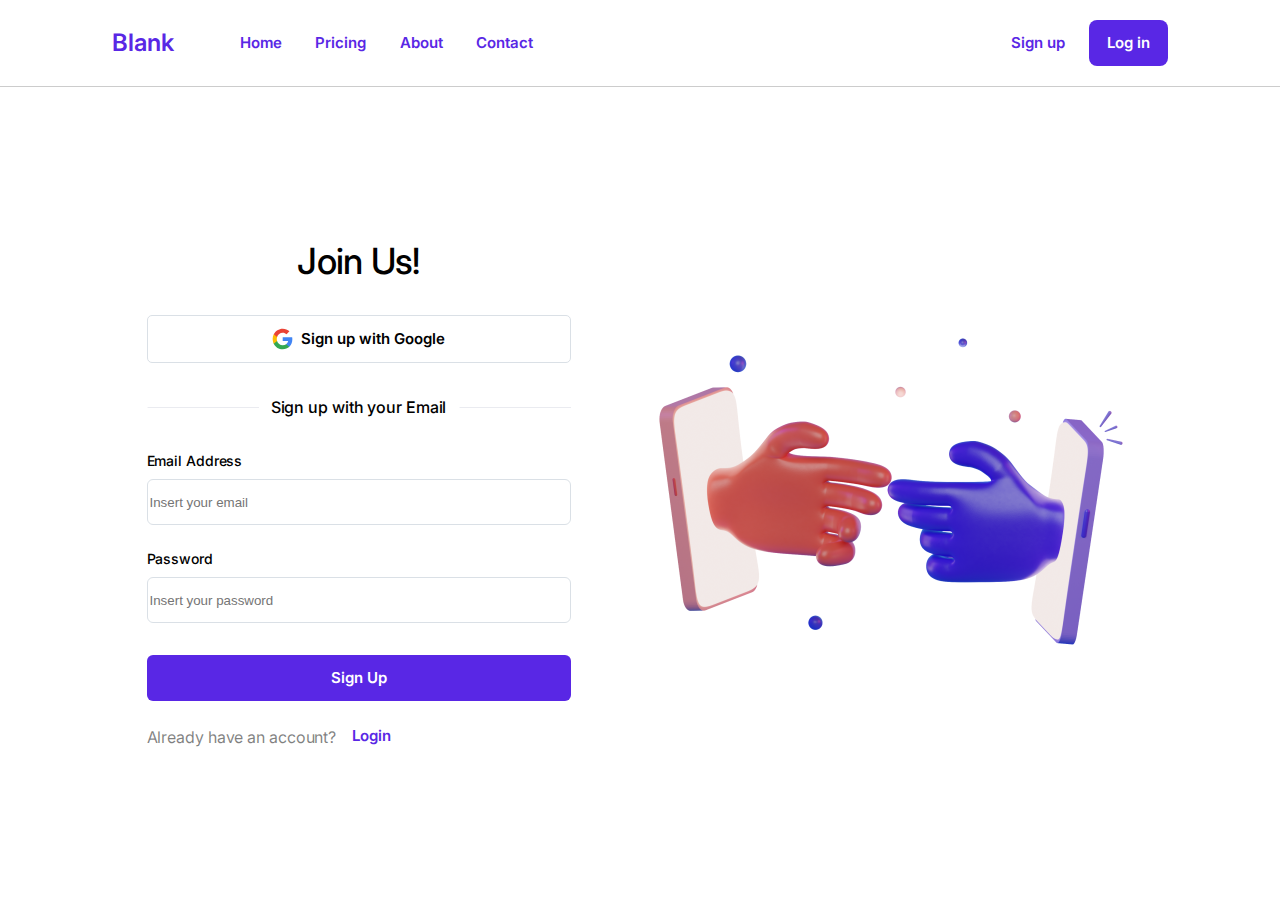
<file: Register.html>
<!DOCTYPE html>
<html>
  <head>
    <meta charset="utf-8" />
    <meta name="viewport" content="initial-scale=1, width=device-width" />
    <link rel="stylesheet" href="./global.css" />
    <link rel="stylesheet" href="./Register.css" />
    <link
      rel="stylesheet"
      href="https://fonts.googleapis.com/css2?family=Inter:wght@400;500;600&display=swap"
    />
  </head>
  <body>
    <div class="register">
      <nav class="navbar">
        <div class="internal-nav">
          <div class="links">
            <div class="company-logo">
              <a class="blank" href="https://github.com/">Blank</a>
            </div>
            <div class="nav-links">
              <a class="home" href="https://github.com/">Home</a
              ><a class="home" href="https://github.com/">Pricing</a
              ><a class="home" href="https://github.com/">About</a
              ><a class="home" href="https://github.com/">Contact</a>
            </div>
          </div>
          <div class="buttons">
            <div class="signup-and-login">
              <a class="sign-up" href="https://github.com/" id="signUp"
                >Sign up</a
              ><button class="login-button" id="loginButton">
                <div class="log-in">Log in</div>
              </button>
            </div>
            <button class="hamburger-icon" id="hamburgerIcon">
              <img class="icon" alt="" src="./public/icon.svg" />
            </button>
          </div>
        </div>
      </nav>
      <main class="main">
        <div class="inner-main">
          <form class="register-form">
            <div class="heading">Join Us!</div>
            <button class="google-button" id="googleButton">
              <img class="logo-icon" alt="" src="./public/logo.svg" />
              <div class="sign-up-with">Sign up with Google</div>
            </button>
            <div class="email-text">
              <img
                class="email-text-child"
                alt=""
                src="./public/line-1@2x.png"
              />
              <div class="text">Sign up with your Email</div>
              <img
                class="email-text-child"
                alt=""
                src="./public/line-1@2x.png"
              />
            </div>
            <div class="input-form">
              <div class="email-box">
                <label class="label">Email Address</label
                ><input
                  class="input-box"
                  type="email"
                  placeholder="Insert your email"
                  required
                />
              </div>
              <div class="email-box">
                <label class="label">Password</label
                ><input
                  class="input-box1"
                  type="password"
                  placeholder="Insert your password"
                  required
                />
              </div>
            </div>
            <div class="footer-area">
              <button class="signup-button" id="signupButton">
                <div class="log-in">Sign Up</div></button
              ><button class="cancel-button" id="cancelButton">
                <div class="text2">Cancel</div>
              </button>
              <div class="login">
                <div class="footer-text">Already have an account?</div>
                <a class="home" href="./Login.html">Login</a>
              </div>
            </div>
          </form>
          <img
            class="register-image-icon"
            alt=""
            src="./public/register-image@2x.png"
          />
        </div>
      </main>
    </div>

    <script>
      var signUp = document.getElementById("signUp");
      if (signUp) {
        signUp.addEventListener("click", function () {
          window.location.href = "https://github.com/";
        });
      }
      
      var loginButton = document.getElementById("loginButton");
      if (loginButton) {
        loginButton.addEventListener("click", function (e) {
          window.location.href = "./Login.html";
        });
      }
      
      var hamburgerIcon = document.getElementById("hamburgerIcon");
      if (hamburgerIcon) {
        hamburgerIcon.addEventListener("click", function () {
          window.location.href = "https://github.com/";
        });
      }
      
      var googleButton = document.getElementById("googleButton");
      if (googleButton) {
        googleButton.addEventListener("click", function () {
          window.location.href = "https://github.com/";
        });
      }
      
      var signupButton = document.getElementById("signupButton");
      if (signupButton) {
        signupButton.addEventListener("click", function () {
          window.location.href = "https://github.com/";
        });
      }
      
      var cancelButton = document.getElementById("cancelButton");
      if (cancelButton) {
        cancelButton.addEventListener("click", function () {
          window.location.href = "https://github.com/";
        });
      }
      </script>
  </body>
</html>
</file>
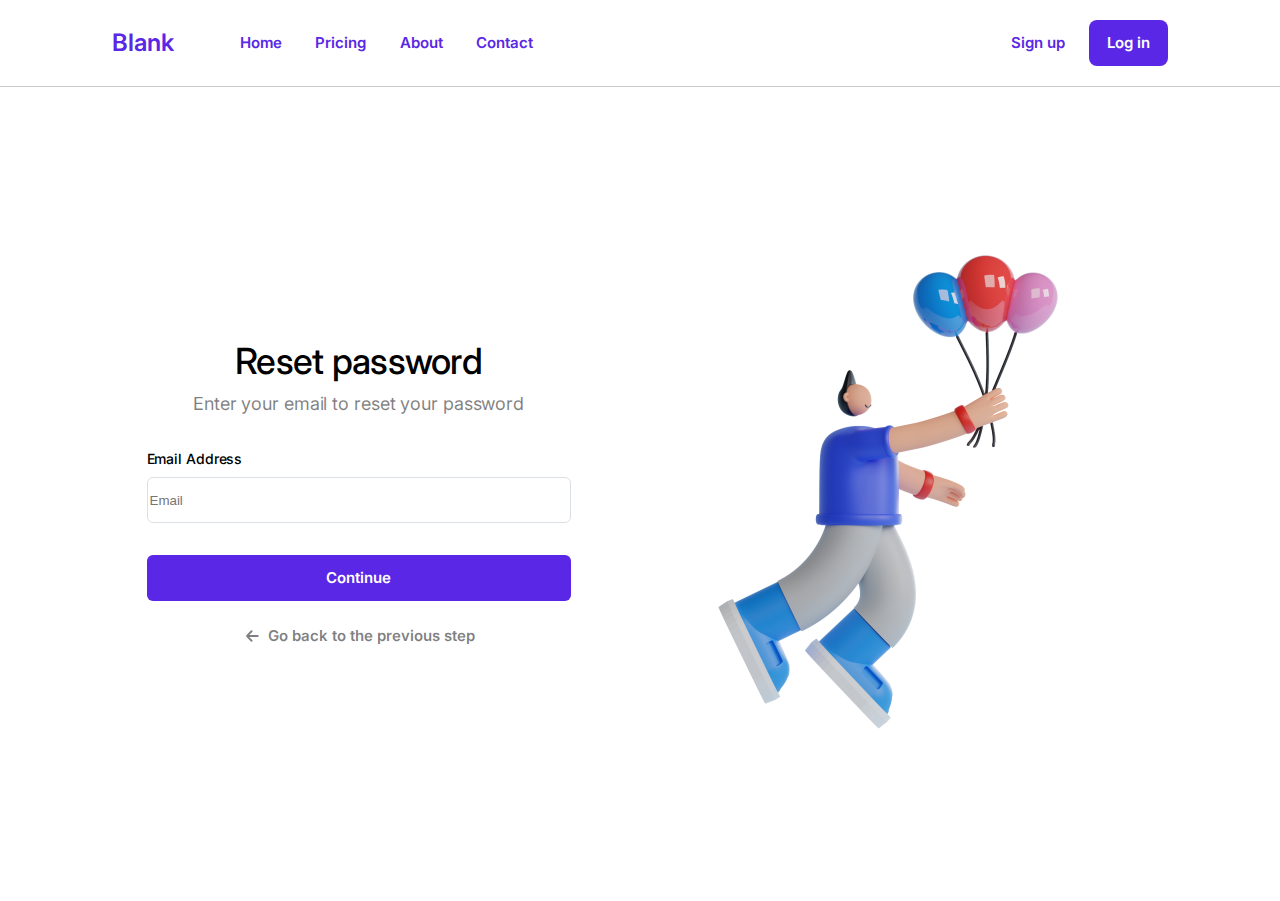
<file: RememberPassword.html>
<!DOCTYPE html>
<html>
  <head>
    <meta charset="utf-8" />
    <meta name="viewport" content="initial-scale=1, width=device-width" />
    <link rel="stylesheet" href="./global.css" />
    <link rel="stylesheet" href="./RememberPassword.css" />
    <link
      rel="stylesheet"
      href="https://fonts.googleapis.com/css2?family=Inter:wght@400;500;600;700&display=swap"
    />
  </head>
  <body>
    <div class="remember-password">
      <nav class="navbar2">
        <div class="internal-nav2">
          <div class="links2">
            <div class="company-logo2">
              <a class="blank2" href="https://github.com/">Blank</a>
            </div>
            <div class="nav-links2">
              <a class="home2" href="./PrivacyPolicy.html">Home</a
              ><a class="home2" href="https://github.com/">Pricing</a
              ><a class="home2" href="https://github.com/">About</a
              ><a class="home2" href="https://github.com/">Contact</a>
            </div>
          </div>
          <div class="buttons2">
            <div class="signup-and-login2">
              <a class="sign-up2" href="https://github.com/" id="signUp"
                >Sign up</a
              ><button class="login-button2" id="loginButton">
                <div class="log-in2">Log in</div>
              </button>
            </div>
            <button class="hamburger-icon2" id="hamburgerIcon">
              <img class="icon2" alt="" src="./public/icon.svg" />
            </button>
          </div>
        </div>
      </nav>
      <main class="main2">
        <div class="inner-main2">
          <form class="reset-password-form">
            <div class="heading2">
              <div class="text8">Reset password</div>
              <div class="email-text2">
                <div class="text9">Enter your email to reset your password</div>
              </div>
            </div>
            <div class="input-form2">
              <div class="email-box2">
                <label class="label4">Email Address</label
                ><input
                  class="input-box4"
                  type="email"
                  placeholder="Email"
                  required
                />
              </div>
            </div>
            <div class="footer-area2">
              <button class="continue-button" id="continueButton">
                <div class="log-in2">Continue</div></button
              ><button class="cancel-button2" id="cancelButton">
                <div class="text11">Cancel</div>
              </button>
              <div class="footer">
                <a class="arrow-icon" href="https://github.com/"
                  ><img class="icon3" alt="" src="./public/icon1.svg" /></a
                ><a class="back-link" href="https://github.com/"
                  >Go back to the previous step</a
                >
              </div>
            </div>
          </form>
          <img
            class="remember-password-image"
            alt=""
            src="./public/remember-password-image@2x.png"
          />
        </div>
      </main>
    </div>

    <script>
      var signUp = document.getElementById("signUp");
      if (signUp) {
        signUp.addEventListener("click", function (e) {
          window.location.href = "/";
        });
      }
      
      var loginButton = document.getElementById("loginButton");
      if (loginButton) {
        loginButton.addEventListener("click", function (e) {
          window.location.href = "./Login.html";
        });
      }
      
      var hamburgerIcon = document.getElementById("hamburgerIcon");
      if (hamburgerIcon) {
        hamburgerIcon.addEventListener("click", function () {
          window.location.href = "https://github.com/";
        });
      }
      
      var continueButton = document.getElementById("continueButton");
      if (continueButton) {
        continueButton.addEventListener("click", function () {
          window.location.href = "https://github.com/";
        });
      }
      
      var cancelButton = document.getElementById("cancelButton");
      if (cancelButton) {
        cancelButton.addEventListener("click", function () {
          window.location.href = "https://github.com/";
        });
      }
      </script>
  </body>
</html>
</file>
<file: global.css>
body {
  margin: 0;
  line-height: normal;
}

:root {
  /* fonts */
  --login: Inter;

  /* font sizes */
  --login-size: 15px;
  --text-l-regular-size: 16px;
  --text-s-medium-size: 14px;
  --join-us-size: 36px;
  --font-size-5xl: 24px;
  --font-size: 28px;
  --enter-your-email-reset-size: 18px;
  --headline-xs-desktop-medium-size: 22px;
  --headline-l-mobile-bold-size: 32px;

  /* Colors */
  --base-white: #fff;
  --color-mediumblue-100: #5927e5;
  --color-mediumblue-200: #4611d9;
  --color-gray-100: rgba(0, 0, 0, 0.2);
  --color-gray-200: rgba(0, 0, 0, 0.5);
  --color-gainsboro-100: #dae0e6;
  --color-gainsboro-200: rgba(218, 224, 230, 0.6);
  --color-black: #000;
  --gray-50: #5f6d7e;

  /* Gaps */
  --gap-44xl: 63px;
  --gap-0: 0px;
  --gap-13xl: 32px;
  --gap-5xl: 24px;
  --gap-mini: 15px;
  --gap-base: 16px;
  --gap-5xs: 8px;
  --gap-xs: 12px;
  --gap-xl: 20px;
  --gap-29xl: 48px;
  --gap-61xl: 80px;

  /* Paddings */
  --padding-134xl: 153px;
  --padding-175xl-5: 194.5px;
  --padding-175xl: 194px;
  --padding-131xl: 150px;
  --padding-41xl: 60px;
  --padding-101xl: 120px;
  --padding-xs: 12px;
  --padding-lg: 18px;
  --padding-xl: 20px;
  --padding-base: 16px;
  --padding-61xl: 80px;
  --padding-3xs: 10px;
  --padding-21xl: 40px;
  --padding-13xl: 32px;
  --padding-5xs: 8px;
  --padding-45xl: 64px;
  --padding-11xl: 30px;
  --padding-8xs: 5px;
  --padding-5xl: 24px;
  --padding-10xs: 3px;
  --padding-9xs: 4px;
  --padding-6xs: 7px;
  --padding-7xs: 6px;
  --padding-81xl: 100px;

  /* border radiuses */
  --br-8xs: 5px;
  --br-7xs: 6px;
  --br-5xs: 8px;
  --br-xl: 20px;
  --br-3xs: 10px;
  --br-11xs: 2px;
}
</file>
<file: index.css>
.blank,
.company-logo {
  width: 128px;
  flex-shrink: 0;
  display: flex;
  align-items: center;
}
.blank {
  text-decoration: none;
  position: relative;
  font-size: var(--font-size-5xl);
  line-height: 22px;
  font-weight: 600;
  font-family: var(--login);
  color: var(--color-mediumblue-100);
  text-align: left;
  height: 32px;
}
.company-logo {
  flex-direction: column;
  justify-content: center;
}
.home {
  text-decoration: none;
  position: relative;
  font-size: var(--login-size);
  line-height: 22px;
  font-weight: 600;
  font-family: var(--login);
  color: var(--color-mediumblue-100);
  text-align: left;
}
.home:hover,
.sign-up:hover {
  color: var(--color-mediumblue-200);
}
.nav-links {
  width: 293px;
  height: 22px;
  flex-shrink: 0;
}
.links,
.nav-links {
  display: flex;
  flex-direction: row;
  align-items: center;
  justify-content: space-between;
}
.log-in,
.sign-up {
  position: relative;
  font-size: var(--login-size);
  line-height: 22px;
  font-weight: 600;
  font-family: var(--login);
  text-align: left;
}
.sign-up {
  text-decoration: none;
  color: var(--color-mediumblue-100);
  cursor: pointer;
}
.log-in {
  color: var(--base-white);
}
.login-button,
.signup-and-login {
  display: flex;
  flex-direction: row;
  align-items: center;
}
.login-button {
  cursor: pointer;
  border: 0;
  padding: var(--padding-5xs) var(--padding-lg);
  background-color: var(--color-mediumblue-100);
  border-radius: var(--br-5xs);
  height: 46px;
  overflow: hidden;
  box-sizing: border-box;
  justify-content: center;
}
.login-button:hover {
  background-color: var(--color-mediumblue-200);
}
.signup-and-login {
  justify-content: flex-start;
  gap: var(--gap-5xl);
}
.icon {
  position: relative;
  width: 20px;
  height: 13.33px;
  flex-shrink: 0;
}
.hamburger-icon {
  cursor: pointer;
  border: 0;
  padding: var(--padding-3xs);
  background-color: transparent;
  display: none;
  flex-direction: column;
  align-items: flex-start;
  justify-content: flex-start;
}
.buttons,
.internal-nav {
  display: flex;
  flex-direction: row;
  align-items: center;
}
.buttons {
  justify-content: flex-end;
  gap: var(--gap-5xl);
}
.internal-nav {
  flex: 1;
  padding: 0 var(--padding-13xl);
  justify-content: space-between;
}
.heading,
.navbar {
  align-self: stretch;
}
.navbar {
  background-color: var(--base-white);
  border-bottom: 1px solid var(--color-gray-100);
  display: flex;
  flex-direction: row;
  padding: var(--padding-xl) var(--padding-61xl);
  align-items: center;
  justify-content: center;
}
.heading {
  position: relative;
  font-size: var(--join-us-size);
  letter-spacing: -0.02em;
  line-height: 44px;
  font-weight: 500;
  font-family: var(--login);
  color: var(--color-black);
  text-align: center;
}
.logo-icon {
  position: relative;
  width: 21.57px;
  height: 22px;
  flex-shrink: 0;
}
.sign-up-with {
  position: relative;
  font-size: var(--login-size);
  line-height: 22px;
  font-weight: 600;
  font-family: var(--login);
  color: var(--color-black);
  text-align: center;
}
.google-button {
  cursor: pointer;
  border: 1px solid var(--color-gainsboro-100);
  padding: var(--padding-xs) var(--padding-base);
  background-color: var(--base-white);
  align-self: stretch;
  border-radius: var(--br-8xs);
  display: flex;
  flex-direction: row;
  align-items: center;
  justify-content: center;
  gap: var(--gap-5xs);
}
.google-button:hover {
  background-color: var(--color-gainsboro-200);
}
.email-text-child {
  position: relative;
  width: 112px;
  height: 1px;
  flex-shrink: 0;
  object-fit: cover;
}
.text {
  flex: 1;
  position: relative;
  font-size: var(--text-l-regular-size);
  letter-spacing: -0.1px;
  line-height: 24px;
  font-weight: 500;
  font-family: var(--login);
  color: var(--color-black);
  text-align: center;
}
.email-text {
  align-self: stretch;
  display: flex;
  flex-direction: row;
  align-items: center;
  justify-content: center;
  gap: var(--gap-xs);
}
.label {
  cursor: pointer;
  align-self: stretch;
  position: relative;
  font-size: var(--text-s-medium-size);
  letter-spacing: -0.1px;
  line-height: 20px;
  font-weight: 500;
  font-family: var(--login);
  color: var(--color-black);
  text-align: left;
}
.input-box {
  border: 1px solid var(--color-gainsboro-100);
  background-color: var(--base-white);
  align-self: stretch;
  border-radius: var(--br-7xs);
  box-sizing: border-box;
  height: 46px;
  flex-shrink: 0;
  overflow: hidden;
}
.email-box {
  align-self: stretch;
  display: flex;
  flex-direction: column;
  align-items: flex-start;
  justify-content: flex-start;
  gap: var(--gap-5xs);
}
.input-box1 {
  border: 1px solid var(--color-gainsboro-100);
  background-color: var(--base-white);
  align-self: stretch;
  border-radius: var(--br-7xs);
  box-sizing: border-box;
  height: 46px;
  flex-shrink: 0;
  overflow: hidden;
}
.input-form,
.signup-button {
  align-self: stretch;
  display: flex;
}
.input-form {
  overflow: hidden;
  flex-direction: column;
  align-items: flex-start;
  justify-content: flex-start;
  gap: var(--gap-5xl);
}
.signup-button {
  cursor: pointer;
  border: 0;
  padding: var(--padding-xs) var(--padding-lg);
  background-color: var(--color-mediumblue-100);
  border-radius: var(--br-7xs);
  flex-direction: row;
  align-items: center;
  justify-content: center;
}
.signup-button:hover {
  background-color: var(--color-mediumblue-200);
}
.text2 {
  position: relative;
  font-size: var(--login-size);
  line-height: 22px;
  font-weight: 600;
  font-family: var(--login);
  color: var(--color-mediumblue-100);
  text-align: left;
}
.cancel-button {
  cursor: pointer;
  border: 1px solid var(--color-mediumblue-100);
  padding: var(--padding-xs) var(--padding-lg);
  background-color: var(--base-white);
  align-self: stretch;
  border-radius: var(--br-7xs);
  display: none;
  flex-direction: row;
  align-items: center;
  justify-content: center;
}
.footer-text {
  position: relative;
  font-size: var(--text-l-regular-size);
  letter-spacing: -0.1px;
  line-height: 24px;
  font-family: var(--login);
  color: var(--color-gray-200);
  text-align: left;
}
.login {
  display: flex;
  flex-direction: row;
  align-items: flex-start;
  justify-content: flex-start;
  gap: var(--gap-base);
}
.footer-area,
.register-form {
  display: flex;
  flex-direction: column;
}
.footer-area {
  align-self: stretch;
  align-items: flex-start;
  justify-content: flex-start;
  gap: var(--gap-5xl);
}
.register-form {
  border-radius: var(--br-8xs);
  background-color: var(--base-white);
  width: 424px;
  flex-shrink: 0;
  align-items: center;
  justify-content: center;
  gap: var(--gap-13xl);
}
.register-image-icon {
  position: relative;
  width: 500px;
  height: 500px;
  flex-shrink: 0;
  object-fit: cover;
}
.inner-main {
  flex: 1;
  flex-direction: row;
  justify-content: center;
  gap: var(--gap-44xl);
}
.inner-main,
.main,
.register {
  display: flex;
  align-items: center;
}
.main {
  align-self: stretch;
  height: 814px;
  flex-shrink: 0;
  flex-direction: row;
  padding: var(--padding-134xl) var(--padding-175xl-5);
  box-sizing: border-box;
  justify-content: center;
}
.register {
  position: relative;
  background-color: var(--base-white);
  width: 100%;
  overflow: hidden;
  flex-direction: column;
  justify-content: flex-start;
}
@media screen and (max-width: 1200px) {
  .nav-links {
    gap: var(--gap-13xl);
  }
  .input-box,
  .input-box1 {
    padding-left: var(--padding-xl);
    box-sizing: border-box;
  }
  .inner-main {
    align-items: center;
    justify-content: space-between;
    gap: var(--gap-0);
  }
}
@media screen and (max-width: 960px) {
  .nav-links {
    gap: var(--gap-xl);
  }
  .nav-links,
  .signup-and-login {
    display: none;
  }
  .hamburger-icon {
    display: flex;
  }
  .navbar {
    padding: var(--padding-3xs) var(--padding-21xl);
    box-sizing: border-box;
  }
  .email-text-child {
    width: 100px;
  }
  .register-form {
    width: 400px;
  }
  .register-image-icon {
    display: none;
  }
  .inner-main,
  .main {
    justify-content: center;
  }
  .inner-main {
    flex: 1;
    align-items: flex-end;
  }
  .main {
    align-items: center;
    padding-left: var(--padding-175xl);
    padding-right: var(--padding-175xl);
    box-sizing: border-box;
  }
}
@media screen and (max-width: 420px) {
  .nav-links {
    gap: var(--gap-xl);
  }
  .nav-links,
  .signup-and-login {
    display: none;
  }
  .hamburger-icon {
    display: flex;
  }
  .navbar {
    padding: var(--padding-3xs) 0;
    box-sizing: border-box;
  }
  .email-text-child {
    width: 50px;
  }
  .cancel-button {
    display: flex;
  }
  .cancel-button:hover {
    background-color: var(--color-mediumblue-200);
    border: 1px solid var(--color-mediumblue-200);
    box-sizing: border-box;
  }
  .cancel-button:hover .text2 {
    color: var(--base-white);
  }
  .footer-area {
    gap: var(--gap-mini);
  }
  .register-form {
    flex: 1;
  }
  .inner-main {
    width: 320px;
    gap: var(--gap-0);
  }
  .main {
    padding-left: var(--padding-131xl);
    padding-top: var(--padding-41xl);
    padding-right: var(--padding-131xl);
    box-sizing: border-box;
  }
}
@media screen and (max-width: 1140px) {
  .navbar {
    padding-left: 0;
    padding-right: 0;
    box-sizing: border-box;
  }
  .email-text-child {
    width: 25px;
  }
  .footer-area {
    gap: var(--gap-mini);
  }
  .register-form {
    width: 250px;
  }
  .register-image-icon {
    display: none;
  }
  .inner-main {
    width: 250px;
  }
  .main {
    padding-left: var(--padding-101xl);
    padding-top: var(--padding-41xl);
    padding-right: var(--padding-101xl);
    box-sizing: border-box;
  }
}
</file>
<file: Login.css>
.blank1,
.company-logo1 {
  width: 128px;
  flex-shrink: 0;
  display: flex;
  align-items: center;
}
.blank1 {
  text-decoration: none;
  position: relative;
  font-size: var(--font-size-5xl);
  line-height: 22px;
  font-weight: 600;
  font-family: var(--login);
  color: var(--color-mediumblue-100);
  text-align: left;
  height: 32px;
}
.company-logo1 {
  flex-direction: column;
  justify-content: center;
}
.home1 {
  text-decoration: none;
  position: relative;
  font-size: var(--login-size);
  line-height: 22px;
  font-weight: 600;
  font-family: var(--login);
  color: var(--color-mediumblue-100);
  text-align: left;
}
.home1:hover {
  color: var(--color-mediumblue-200);
}
.nav-links1 {
  width: 293px;
  height: 22px;
  flex-shrink: 0;
}
.links1,
.nav-links1 {
  display: flex;
  flex-direction: row;
  align-items: center;
  justify-content: space-between;
}
.log-in1 {
  position: relative;
  font-size: var(--login-size);
  line-height: 22px;
  font-weight: 600;
  font-family: var(--login);
  color: var(--base-white);
  text-align: left;
}
.login-button1,
.signup-and-login1 {
  display: flex;
  flex-direction: row;
  align-items: center;
}
.login-button1 {
  cursor: pointer;
  border: 0;
  padding: var(--padding-5xs) var(--padding-lg);
  background-color: var(--color-mediumblue-100);
  border-radius: var(--br-5xs);
  height: 46px;
  overflow: hidden;
  box-sizing: border-box;
  justify-content: center;
}
.login-button1:hover {
  background-color: var(--color-mediumblue-200);
}
.signup-and-login1 {
  justify-content: flex-start;
  gap: var(--gap-5xl);
}
.icon1 {
  position: relative;
  width: 20px;
  height: 13.33px;
  flex-shrink: 0;
}
.hamburger-icon1 {
  cursor: pointer;
  border: 0;
  padding: var(--padding-3xs);
  background-color: transparent;
  display: none;
  flex-direction: column;
  align-items: flex-start;
  justify-content: flex-start;
}
.buttons1 {
  justify-content: flex-end;
  gap: var(--gap-5xl);
}
.buttons1,
.internal-nav1,
.navbar1 {
  display: flex;
  flex-direction: row;
  align-items: center;
}
.internal-nav1 {
  flex: 1;
  padding: 0 var(--padding-13xl);
  justify-content: space-between;
}
.navbar1 {
  align-self: stretch;
  background-color: var(--base-white);
  border-bottom: 1px solid var(--color-gray-100);
  padding: var(--padding-xl) var(--padding-61xl);
  justify-content: center;
}
.login-image-icon {
  position: relative;
  width: 500px;
  height: 500px;
  flex-shrink: 0;
  object-fit: cover;
}
.heading1 {
  align-self: stretch;
  position: relative;
  font-size: var(--join-us-size);
  letter-spacing: -0.02em;
  line-height: 44px;
  font-weight: 500;
  font-family: var(--login);
  color: var(--color-black);
  text-align: center;
}
.logo-icon1 {
  position: relative;
  width: 21.57px;
  height: 22px;
  flex-shrink: 0;
}
.sign-in-with {
  position: relative;
  font-size: var(--login-size);
  line-height: 22px;
  font-weight: 600;
  font-family: var(--login);
  color: var(--color-black);
  text-align: center;
}
.google-button1 {
  cursor: pointer;
  border: 1px solid var(--color-gainsboro-100);
  padding: var(--padding-xs) var(--padding-base);
  background-color: var(--base-white);
  align-self: stretch;
  border-radius: var(--br-8xs);
  display: flex;
  flex-direction: row;
  align-items: center;
  justify-content: center;
  gap: var(--gap-5xs);
}
.google-button1:hover {
  background-color: var(--color-gainsboro-200);
}
.email-text-inner {
  position: relative;
  width: 112px;
  height: 1px;
  flex-shrink: 0;
  object-fit: cover;
}
.text4 {
  flex: 1;
  position: relative;
  font-size: var(--text-l-regular-size);
  letter-spacing: -0.1px;
  line-height: 24px;
  font-weight: 500;
  font-family: var(--login);
  color: var(--color-black);
  text-align: center;
}
.email-text1 {
  align-self: stretch;
  display: flex;
  flex-direction: row;
  align-items: center;
  justify-content: center;
  gap: var(--gap-xs);
}
.label2 {
  cursor: pointer;
  align-self: stretch;
  position: relative;
  font-size: var(--text-s-medium-size);
  letter-spacing: -0.1px;
  line-height: 20px;
  font-weight: 500;
  font-family: var(--login);
  color: var(--color-black);
  text-align: left;
}
.input-box2 {
  border: 1px solid var(--color-gainsboro-100);
  background-color: var(--base-white);
  align-self: stretch;
  border-radius: var(--br-7xs);
  box-sizing: border-box;
  height: 46px;
  flex-shrink: 0;
  overflow: hidden;
}
.email-box1 {
  align-self: stretch;
  display: flex;
  flex-direction: column;
  align-items: flex-start;
  justify-content: flex-start;
  gap: var(--gap-5xs);
}
.input-box3 {
  border: 1px solid var(--color-gainsboro-100);
  background-color: var(--base-white);
  align-self: stretch;
  border-radius: var(--br-7xs);
  box-sizing: border-box;
  height: 46px;
  flex-shrink: 0;
  overflow: hidden;
}
.input-form1 {
  align-self: stretch;
  display: flex;
  flex-direction: column;
  align-items: flex-start;
  justify-content: flex-start;
  gap: var(--gap-5xl);
}
.text5 {
  text-decoration: none;
  flex: 1;
  position: relative;
  font-size: var(--login-size);
  line-height: 22px;
  font-weight: 600;
  font-family: var(--login);
  color: var(--color-mediumblue-100);
  text-align: center;
  cursor: pointer;
}
.text5:hover {
  color: var(--color-mediumblue-200);
}
.forgot-password,
.signin-button {
  align-self: stretch;
  display: flex;
  flex-direction: row;
  align-items: center;
  justify-content: center;
}
.signin-button {
  cursor: pointer;
  border: 0;
  padding: var(--padding-xs) var(--padding-lg);
  background-color: var(--color-mediumblue-100);
  border-radius: var(--br-7xs);
}
.signin-button:hover {
  background-color: var(--color-mediumblue-200);
}
.text7 {
  position: relative;
  font-size: var(--login-size);
  line-height: 22px;
  font-weight: 600;
  font-family: var(--login);
  color: var(--color-mediumblue-100);
  text-align: left;
}
.cancel-button1 {
  cursor: pointer;
  border: 1px solid var(--color-mediumblue-100);
  padding: var(--padding-xs) var(--padding-lg);
  background-color: var(--base-white);
  align-self: stretch;
  border-radius: var(--br-7xs);
  display: none;
  flex-direction: row;
  align-items: center;
  justify-content: center;
}
.footer-text1,
.register-link {
  position: relative;
  font-family: var(--login);
  text-align: left;
}
.footer-text1 {
  font-size: var(--text-l-regular-size);
  letter-spacing: -0.1px;
  line-height: 24px;
  color: var(--color-gray-200);
}
.register-link {
  text-decoration: none;
  font-size: var(--login-size);
  line-height: 22px;
  font-weight: 600;
  color: var(--color-mediumblue-100);
  cursor: pointer;
}
.register-link:hover {
  color: var(--color-mediumblue-200);
}
.register1 {
  display: flex;
  flex-direction: row;
  align-items: flex-start;
  justify-content: flex-start;
  gap: var(--gap-base);
}
.footer-area1,
.login-form {
  display: flex;
  flex-direction: column;
}
.footer-area1 {
  align-self: stretch;
  align-items: flex-start;
  justify-content: flex-start;
  gap: var(--gap-5xl);
}
.login-form {
  border-radius: var(--br-8xs);
  background-color: var(--base-white);
  width: 424px;
  height: 562px;
  flex-shrink: 0;
  align-items: center;
  justify-content: center;
  gap: var(--gap-13xl);
}
.inner-main1 {
  flex: 1;
  flex-direction: row;
  justify-content: center;
  gap: var(--gap-44xl);
}
.inner-main1,
.login1,
.main1 {
  display: flex;
  align-items: center;
}
.main1 {
  align-self: stretch;
  height: 814px;
  flex-shrink: 0;
  flex-direction: row;
  padding: var(--padding-134xl) var(--padding-175xl-5);
  box-sizing: border-box;
  justify-content: center;
}
.login1 {
  position: relative;
  background-color: var(--base-white);
  width: 100%;
  overflow: hidden;
  flex-direction: column;
  justify-content: flex-start;
}
@media screen and (max-width: 1200px) {
  .nav-links1 {
    gap: var(--gap-13xl);
  }
  .input-box2,
  .input-box3 {
    padding-left: var(--padding-xl);
    box-sizing: border-box;
  }
  .inner-main1 {
    align-items: center;
    justify-content: space-between;
    gap: var(--gap-0);
  }
}
@media screen and (max-width: 960px) {
  .nav-links1 {
    gap: var(--gap-xl);
  }
  .nav-links1,
  .signup-and-login1 {
    display: none;
  }
  .hamburger-icon1 {
    display: flex;
  }
  .navbar1 {
    padding: var(--padding-3xs) var(--padding-21xl);
    box-sizing: border-box;
  }
  .login-image-icon {
    display: none;
  }
  .email-text-inner {
    width: 100px;
  }
  .input-box2 {
    padding-left: var(--padding-xl);
    box-sizing: border-box;
  }
  .login-form {
    width: 400px;
  }
  .inner-main1,
  .main1 {
    justify-content: center;
  }
  .inner-main1 {
    flex: 1;
    align-items: flex-end;
  }
  .main1 {
    align-items: center;
    padding-left: var(--padding-175xl);
    padding-right: var(--padding-175xl);
    box-sizing: border-box;
  }
}
@media screen and (max-width: 420px) {
  .nav-links1 {
    gap: var(--gap-xl);
  }
  .nav-links1,
  .signup-and-login1 {
    display: none;
  }
  .hamburger-icon1 {
    display: flex;
  }
  .navbar1 {
    padding: var(--padding-3xs) 0;
    box-sizing: border-box;
  }
  .email-text-inner {
    width: 50px;
  }
  .input-box2 {
    padding-left: var(--padding-xl);
    padding-right: var(--padding-xl);
    box-sizing: border-box;
  }
  .cancel-button1,
  .forgot-password {
    display: flex;
  }
  .cancel-button1:hover {
    background-color: var(--color-mediumblue-200);
    border: 1px solid var(--color-mediumblue-200);
    box-sizing: border-box;
  }
  .cancel-button1:hover .text7 {
    color: var(--base-white);
  }
  .footer-area1 {
    gap: var(--gap-mini);
  }
  .login-form {
    flex: 1;
  }
  .inner-main1 {
    width: 320px;
    gap: var(--gap-0);
  }
  .main1 {
    padding: var(--padding-61xl) var(--padding-131xl) var(--padding-134xl);
    box-sizing: border-box;
  }
}
@media screen and (max-width: 1140px) {
  .navbar1 {
    padding-left: 0;
    padding-right: 0;
    box-sizing: border-box;
  }
  .login-image-icon {
    display: none;
  }
  .email-text-inner {
    width: 25px;
  }
  .footer-area1 {
    gap: var(--gap-mini);
  }
  .inner-main1,
  .login-form {
    width: 250px;
  }
  .main1 {
    padding-left: var(--padding-101xl);
    padding-top: var(--padding-41xl);
    padding-right: var(--padding-101xl);
    box-sizing: border-box;
  }
}
</file>
<file: PrivacyPolicy.css>
.blank3,
.company-logo3 {
  width: 128px;
  flex-shrink: 0;
  display: flex;
  align-items: center;
}
.blank3 {
  text-decoration: none;
  position: relative;
  font-size: var(--font-size-5xl);
  line-height: 22px;
  font-weight: 600;
  font-family: var(--login);
  color: var(--color-mediumblue-100);
  text-align: left;
  height: 32px;
}
.company-logo3 {
  flex-direction: column;
  justify-content: center;
}
.home3 {
  text-decoration: none;
  position: relative;
  font-size: var(--login-size);
  line-height: 22px;
  font-weight: 600;
  font-family: var(--login);
  color: var(--color-mediumblue-100);
  text-align: left;
}
.home3:hover,
.sign-up3:hover {
  color: var(--color-mediumblue-200);
}
.nav-links3 {
  width: 293px;
  height: 22px;
  flex-shrink: 0;
}
.links3,
.nav-links3 {
  display: flex;
  flex-direction: row;
  align-items: center;
  justify-content: space-between;
}
.log-in3,
.sign-up3 {
  position: relative;
  font-size: var(--login-size);
  line-height: 22px;
  font-weight: 600;
  font-family: var(--login);
  text-align: left;
}
.sign-up3 {
  text-decoration: none;
  color: var(--color-mediumblue-100);
  cursor: pointer;
}
.log-in3 {
  color: var(--base-white);
}
.login-button3,
.signup-and-login3 {
  display: flex;
  flex-direction: row;
  align-items: center;
}
.login-button3 {
  cursor: pointer;
  border: 0;
  padding: var(--padding-5xs) var(--padding-lg);
  background-color: var(--color-mediumblue-100);
  border-radius: var(--br-5xs);
  height: 46px;
  overflow: hidden;
  box-sizing: border-box;
  justify-content: center;
}
.login-button3:hover {
  background-color: var(--color-mediumblue-200);
}
.signup-and-login3 {
  justify-content: flex-start;
  gap: var(--gap-5xl);
}
.icon4 {
  position: relative;
  width: 20px;
  height: 13.33px;
  flex-shrink: 0;
}
.hamburger-icon3 {
  cursor: pointer;
  border: 0;
  padding: var(--padding-3xs);
  background-color: transparent;
  display: none;
  flex-direction: column;
  align-items: flex-start;
  justify-content: flex-start;
}
.buttons3 {
  justify-content: flex-end;
  gap: var(--gap-5xl);
}
.buttons3,
.internal-nav3,
.navbar3 {
  display: flex;
  flex-direction: row;
  align-items: center;
}
.internal-nav3 {
  flex: 1;
  padding: 0 var(--padding-13xl);
  justify-content: space-between;
}
.navbar3 {
  align-self: stretch;
  background-color: var(--base-white);
  border-bottom: 1px solid var(--color-gray-100);
  padding: var(--padding-xl) var(--padding-61xl);
  justify-content: center;
}
.hero-image-icon {
  position: relative;
  width: 500px;
  height: 500px;
  flex-shrink: 0;
  object-fit: cover;
}
.hero-section {
  align-self: stretch;
  background-color: rgba(132, 112, 255, 0.5);
  display: flex;
  flex-direction: column;
  padding: 0 470px;
  align-items: center;
  justify-content: flex-start;
}
.main-text {
  position: relative;
  letter-spacing: -0.02em;
  line-height: 40px;
}
.sub-text {
  align-self: stretch;
  position: relative;
  font-size: var(--text-l-regular-size);
  line-height: 24px;
  color: var(--color-gray-200);
  text-align: left;
}
.headline {
  align-self: stretch;
  display: flex;
  flex-direction: column;
  align-items: flex-start;
  justify-content: center;
  gap: var(--gap-base);
}
.person-icon {
  position: relative;
  width: 10.83px;
  height: 10.83px;
  flex-shrink: 0;
}
.user,
.user-icon {
  display: flex;
  flex-direction: row;
  align-items: center;
  justify-content: center;
}
.user {
  padding: 2px;
}
.user-icon {
  border-radius: 50px;
  background-color: var(--gray-50);
  width: 32px;
  height: 32px;
  flex-shrink: 0;
}
.blank4 {
  align-self: stretch;
  position: relative;
  line-height: 20px;
  font-weight: 500;
}
.company {
  flex: 1;
  display: flex;
  flex-direction: column;
  align-items: flex-start;
  justify-content: center;
}
.company-details {
  width: 149px;
  flex-shrink: 0;
  display: flex;
  flex-direction: row;
  align-items: center;
  justify-content: flex-start;
  gap: var(--gap-xs);
}
.modified-date {
  position: relative;
  line-height: 20px;
}
.author,
.header1,
.inner-container1 {
  align-self: stretch;
  display: flex;
  justify-content: flex-start;
}
.author {
  flex-direction: row;
  align-items: center;
  text-align: left;
  font-size: var(--text-s-medium-size);
  color: var(--color-gray-200);
}
.header1,
.inner-container1 {
  flex-direction: column;
}
.inner-container1 {
  padding: 0 var(--padding-13xl);
  align-items: flex-start;
  gap: var(--gap-13xl);
}
.header1 {
  background-color: var(--base-white);
  padding: var(--padding-13xl) var(--padding-61xl) var(--padding-5xl);
  align-items: center;
}
.headline1 {
  align-self: stretch;
  position: relative;
  letter-spacing: -0.01em;
  line-height: 30px;
  font-weight: 500;
}
.welcome-to-the {
  margin: 0;
}
.subtitle {
  align-self: stretch;
  position: relative;
  font-size: var(--text-l-regular-size);
  line-height: 24px;
  color: var(--color-gray-200);
}
.text-container {
  align-self: stretch;
  display: flex;
  flex-direction: column;
  align-items: flex-start;
  justify-content: flex-start;
  gap: var(--gap-5xl);
}
.icon5,
.text12 {
  position: relative;
}
.text12 {
  flex: 1;
  letter-spacing: -0.01em;
  line-height: 30px;
  font-weight: 500;
}
.icon5 {
  width: 12.82px;
  height: 11.56px;
  flex-shrink: 0;
}
.heart-icon {
  display: flex;
  flex-direction: column;
  padding: var(--padding-8xs) var(--padding-9xs);
  align-items: center;
  justify-content: center;
}
.actions,
.faq,
.heart {
  display: flex;
  flex-direction: row;
}
.heart {
  border-radius: var(--br-5xs);
  background-color: var(--color-mediumblue-100);
  width: 46px;
  height: 46px;
  flex-shrink: 0;
  align-items: center;
  justify-content: center;
}
.actions,
.faq {
  justify-content: flex-start;
}
.actions {
  cursor: pointer;
  border: 0;
  padding: 0;
  background-color: transparent;
  align-items: flex-start;
}
.faq {
  align-self: stretch;
  align-items: center;
  gap: var(--gap-13xl);
}
.main-content,
.text-base {
  flex: 1;
  display: flex;
  align-items: flex-start;
}
.text-base {
  flex-direction: column;
  justify-content: flex-start;
  gap: var(--gap-29xl);
}
.main-content {
  flex-direction: row;
  justify-content: center;
}
.content1 {
  position: relative;
  line-height: 28px;
  font-weight: 500;
}
.icon6 {
  position: relative;
  border-radius: var(--br-11xs);
  width: 17.5px;
  height: 18.78px;
  flex-shrink: 0;
}
.coloured-icon {
  overflow: hidden;
  display: flex;
  flex-direction: row;
  padding: var(--padding-10xs) var(--padding-9xs);
  align-items: flex-start;
  justify-content: flex-start;
}
.text13 {
  text-decoration: none;
  position: relative;
  line-height: 24px;
  font-weight: 600;
  color: inherit;
  cursor: pointer;
}
.link {
  border-radius: var(--br-3xs);
  display: flex;
  flex-direction: row;
  align-items: center;
  justify-content: center;
  gap: var(--gap-xs);
}
.links4 {
  align-self: stretch;
  gap: 18px;
  font-size: var(--text-l-regular-size);
  color: var(--color-gray-200);
}
.inner-container3,
.links4,
.list-of-content {
  border-radius: var(--br-3xs);
  box-shadow: 0 1px 2px rgba(16, 24, 40, 0.04);
  display: flex;
  flex-direction: column;
  align-items: flex-start;
  justify-content: flex-start;
}
.inner-container3 {
  align-self: stretch;
  gap: var(--gap-5xl);
}
.list-of-content {
  background-color: var(--base-white);
  border: 1px solid var(--gray-50);
  box-sizing: border-box;
  width: 350px;
  flex-shrink: 0;
  padding: var(--padding-5xl);
  font-size: var(--enter-your-email-reset-size);
}
.inner-container2 {
  align-self: stretch;
  display: flex;
  flex-direction: row;
  padding: 0 var(--padding-13xl);
  align-items: flex-start;
  justify-content: center;
  gap: var(--gap-29xl);
}
.content,
.inner-container {
  display: flex;
  flex-direction: column;
  align-items: center;
  justify-content: flex-start;
}
.content {
  align-self: stretch;
  background-color: var(--base-white);
  padding: var(--padding-5xl) var(--padding-61xl) var(--padding-45xl);
  text-align: left;
  font-size: var(--headline-xs-desktop-medium-size);
  color: var(--color-black);
}
.inner-container {
  text-align: center;
  font-size: var(--headline-l-mobile-bold-size);
  color: var(--color-mediumblue-100);
  font-family: var(--login);
}
.inner-container,
.logo,
.text38 {
  align-self: stretch;
}
.text38 {
  position: relative;
  line-height: 24px;
}
.logo {
  display: flex;
  flex-direction: column;
  align-items: flex-start;
  justify-content: flex-start;
}
.text39 {
  position: relative;
  line-height: 24px;
  display: inline-block;
  width: 247px;
}
.about-company,
.text-input {
  align-self: stretch;
  display: flex;
  flex-direction: column;
  align-items: flex-start;
  justify-content: flex-start;
}
.text-input {
  font-size: var(--text-l-regular-size);
}
.about-company {
  flex: 1;
  gap: var(--gap-base);
  font-size: 20px;
}
.text40 {
  position: relative;
  line-height: 24px;
  font-weight: 600;
}
.heading3 {
  border-radius: var(--br-5xs);
  display: flex;
  flex-direction: row;
  align-items: center;
  justify-content: center;
}
.links5,
.vertical-container {
  display: flex;
  flex-direction: column;
  align-items: flex-start;
  justify-content: flex-start;
  gap: var(--gap-xs);
}
.vertical-container {
  gap: var(--gap-5xl);
}
.signup {
  text-decoration: none;
  position: relative;
  line-height: 24px;
  font-weight: 500;
  color: inherit;
}
.heading5,
.links-vertical-container {
  display: flex;
  flex-direction: row;
  align-items: flex-start;
}
.links-vertical-container {
  flex: 1;
  padding: 0 var(--padding-11xl);
  justify-content: space-between;
}
.heading5 {
  align-self: stretch;
  border-radius: var(--br-5xs);
  justify-content: flex-start;
}
.text43 {
  flex: 1;
  position: relative;
  line-height: 24px;
  font-weight: 500;
}
.subheading {
  align-self: stretch;
  border-radius: var(--br-5xs);
  display: flex;
  flex-direction: row;
  align-items: center;
  justify-content: center;
}
.search {
  border: 0;
  background-color: var(--base-white);
  flex: 1;
  border-radius: var(--br-5xs) 0 0 var(--br-5xs);
  height: 46px;
}
.text44 {
  flex: 1;
  position: relative;
  font-size: var(--login-size);
  line-height: 22px;
  font-weight: 600;
  font-family: var(--login);
  color: var(--base-white);
  text-align: center;
}
.subscribe-button {
  cursor: pointer;
  border: 0;
  padding: var(--padding-5xs) var(--padding-lg);
  background-color: var(--color-black);
  border-radius: 0 var(--br-5xs) var(--br-5xs) 0;
  width: 110px;
  height: 46px;
  flex-shrink: 0;
  display: flex;
  flex-direction: row;
  box-sizing: border-box;
  align-items: center;
  justify-content: center;
}
.inner-container5 {
  align-self: stretch;
  border-radius: var(--br-5xs);
  display: flex;
  flex-direction: row;
  align-items: flex-start;
  justify-content: flex-start;
}
.input,
.text-input1 {
  flex-direction: column;
}
.input {
  width: 300px;
  display: flex;
  align-items: flex-start;
  justify-content: flex-start;
}
.text-input1 {
  gap: var(--gap-base);
}
.subscribe,
.text-input1,
.top-horizontal-container {
  align-self: stretch;
  display: flex;
  align-items: flex-start;
  justify-content: flex-start;
}
.subscribe {
  flex: 1;
  flex-direction: column;
  gap: var(--gap-5xl);
}
.top-horizontal-container {
  flex-direction: row;
  gap: var(--gap-61xl);
}
.copyright-text {
  position: relative;
  line-height: 24px;
}
.vector-icon {
  max-width: 100%;
  overflow: hidden;
  max-height: 100%;
}
.elements,
.vector-icon {
  position: absolute;
  height: 100%;
  width: 100%;
  top: 0;
  right: 0;
  bottom: 0;
  left: 0;
}
.capa-2 {
  position: relative;
  width: 6.77px;
  height: 12.51px;
  flex-shrink: 0;
}
.facebook,
.facebook-icon {
  overflow: hidden;
  display: flex;
  flex-direction: row;
  align-items: flex-start;
  justify-content: flex-start;
}
.facebook-icon {
  border-radius: var(--br-xl);
  background-color: #337fff;
  width: 25px;
  height: 25px;
  flex-shrink: 0;
  padding: var(--padding-7xs) 9px;
  box-sizing: border-box;
}
.facebook {
  cursor: pointer;
  border: 0;
  padding: var(--padding-10xs) var(--padding-9xs);
  background-color: transparent;
}
.vector-icon2 {
  position: absolute;
  height: 100%;
  width: 100%;
  top: 47.96%;
  right: -47.97%;
  bottom: -47.96%;
  left: 47.97%;
  max-width: 100%;
  overflow: hidden;
  max-height: 100%;
}
.vector-parent {
  position: relative;
  width: 12.51px;
  height: 12.51px;
  flex-shrink: 0;
}
.instagram-icon {
  border-radius: var(--br-xl);
  background: linear-gradient(
    -45deg,
    #fbe18a,
    #fcbb45 21%,
    #f75274 38%,
    #d53692 52%,
    #8f39ce 74%,
    #5b4fe9
  );
  width: 25px;
  height: 25px;
  flex-shrink: 0;
  display: flex;
  flex-direction: row;
  padding: var(--padding-7xs);
  box-sizing: border-box;
  align-items: flex-start;
  justify-content: flex-start;
}
.group {
  position: relative;
  width: 10.46px;
  height: 10.01px;
  flex-shrink: 0;
}
.linkedin-icon {
  border-radius: var(--br-xl);
  background-color: #069;
  width: 25px;
  height: 25px;
  flex-shrink: 0;
  display: flex;
  flex-direction: column;
  padding: var(--padding-6xs);
  box-sizing: border-box;
  align-items: flex-start;
  justify-content: flex-start;
}
.vector-icon4,
.vector-icon5,
.vector-icon6,
.vector-icon7,
.vector-icon8 {
  position: absolute;
  height: 74.22%;
  width: 22.73%;
  top: 25.78%;
  right: 77.27%;
  bottom: 0;
  left: 0;
  max-width: 100%;
  overflow: hidden;
  max-height: 100%;
}
.vector-icon5,
.vector-icon6,
.vector-icon7,
.vector-icon8 {
  right: 0;
  left: 77.27%;
}
.vector-icon6,
.vector-icon7,
.vector-icon8 {
  height: 48.5%;
  top: 0;
  bottom: 51.5%;
}
.vector-icon7,
.vector-icon8 {
  height: 66.65%;
  width: 54.55%;
  top: 9.11%;
  right: 22.73%;
  bottom: 24.24%;
  left: 22.73%;
}
.vector-icon8 {
  height: 48.5%;
  width: 22.73%;
  top: 0;
  right: 77.27%;
  bottom: 51.5%;
  left: 0;
}
.vector-group {
  position: relative;
  width: 14.56px;
  height: 10.92px;
  flex-shrink: 0;
}
.gmail-icon,
.social-icons {
  display: flex;
  align-items: flex-start;
  justify-content: flex-start;
}
.gmail-icon {
  border-radius: var(--br-xl);
  background-color: var(--base-white);
  border: 1px solid #c4cfe3;
  box-sizing: border-box;
  width: 25px;
  height: 25px;
  flex-shrink: 0;
  flex-direction: column;
  padding: var(--padding-6xs) var(--padding-8xs);
}
.social-icons {
  flex-direction: row;
  gap: var(--gap-5xl);
}
.bottom-horizontal-container {
  align-self: stretch;
  border-top: 1px solid var(--base-white);
  display: flex;
  flex-direction: row;
  padding: var(--padding-5xl) 0 0;
  align-items: center;
  justify-content: space-between;
}
.inner-container4 {
  align-self: stretch;
  display: flex;
  flex-direction: column;
  padding: 0 var(--padding-13xl);
  align-items: flex-start;
  justify-content: flex-start;
  gap: var(--gap-29xl);
}
.footer1,
.privacy-policy {
  display: flex;
  flex-direction: column;
  align-items: center;
}
.footer1 {
  align-self: stretch;
  background-color: var(--color-mediumblue-100);
  padding: var(--padding-45xl) var(--padding-61xl);
  justify-content: flex-start;
  text-align: left;
  font-size: var(--text-l-regular-size);
  color: var(--base-white);
  font-family: var(--login);
}
.privacy-policy {
  position: relative;
  background-color: var(--base-white);
  width: 100%;
  justify-content: center;
}
@media screen and (max-width: 1200px) {
  .nav-links3 {
    gap: var(--gap-13xl);
  }
  .content,
  .header1 {
    padding-left: var(--padding-41xl);
    padding-right: var(--padding-41xl);
    box-sizing: border-box;
  }
  .footer1,
  .search {
    padding-left: var(--padding-xl);
    box-sizing: border-box;
  }
  .footer1 {
    padding-left: var(--padding-41xl);
    padding-right: var(--padding-41xl);
  }
}
@media screen and (max-width: 960px) {
  .nav-links3 {
    gap: var(--gap-xl);
  }
  .nav-links3,
  .signup-and-login3 {
    display: none;
  }
  .hamburger-icon3 {
    display: flex;
  }
  .navbar3 {
    padding: var(--padding-3xs) var(--padding-21xl);
    box-sizing: border-box;
  }
  .hero-image-icon {
    width: 400px;
    height: 400px;
  }
  .hero-section {
    height: 400px;
    padding-left: var(--padding-131xl);
    padding-right: var(--padding-131xl);
    box-sizing: border-box;
  }
  .header1 {
    padding-left: var(--padding-11xl);
    padding-right: var(--padding-11xl);
    box-sizing: border-box;
  }
  .list-of-content {
    display: none;
  }
  .content {
    padding-left: var(--padding-11xl);
    padding-right: var(--padding-11xl);
    box-sizing: border-box;
  }
  .text39 {
    align-self: stretch;
    width: auto;
  }
  .about-company {
    flex: unset;
    align-self: stretch;
  }
  .links-vertical-container {
    padding-left: 0;
    padding-right: 0;
    box-sizing: border-box;
  }
  .links-vertical-container,
  .subscribe {
    flex: unset;
    align-self: stretch;
  }
  .top-horizontal-container {
    flex-direction: column;
  }
  .footer1 {
    padding-left: var(--padding-11xl);
    padding-right: var(--padding-11xl);
    box-sizing: border-box;
  }
}
@media screen and (max-width: 420px) {
  .nav-links3 {
    gap: var(--gap-xl);
  }
  .nav-links3,
  .signup-and-login3 {
    display: none;
  }
  .hamburger-icon3 {
    display: flex;
  }
  .navbar3 {
    padding: var(--padding-3xs) 0;
    box-sizing: border-box;
  }
  .hero-image-icon {
    width: 300px;
    height: 300px;
  }
  .hero-section {
    height: 300px;
    padding-left: var(--padding-131xl);
    padding-right: var(--padding-131xl);
    box-sizing: border-box;
  }
  .content,
  .header1 {
    padding-left: var(--padding-8xs);
    padding-right: var(--padding-8xs);
    box-sizing: border-box;
  }
  .about-company {
    flex: unset;
    align-self: stretch;
  }
  .links-vertical-container {
    padding-left: 0;
    padding-right: 0;
    box-sizing: border-box;
  }
  .links-vertical-container,
  .subscribe {
    flex: unset;
    align-self: stretch;
  }
  .top-horizontal-container {
    flex-direction: column;
  }
  .bottom-horizontal-container {
    flex-direction: column;
    gap: 25px;
  }
  .footer1 {
    padding-left: var(--padding-8xs);
    padding-right: var(--padding-8xs);
    box-sizing: border-box;
  }
}
@media screen and (max-width: 1140px) {
  .navbar3 {
    padding-left: 0;
    padding-right: 0;
    box-sizing: border-box;
  }
  .hero-image-icon {
    width: 200px;
    height: 200px;
  }
  .hero-section {
    height: 200px;
    padding-left: var(--padding-81xl);
    padding-right: var(--padding-81xl);
    box-sizing: border-box;
  }
  .header1 {
    padding-left: 0;
    padding-right: 0;
    box-sizing: border-box;
  }
  .list-of-content {
    display: none;
  }
  .content {
    padding-left: 0;
    padding-right: 0;
    box-sizing: border-box;
  }
  .top-horizontal-container {
    gap: var(--gap-61xl);
  }
  .footer1 {
    padding-left: 0;
    padding-right: 0;
    box-sizing: border-box;
  }
}
@media screen and (max-width: 390px) {
  .search {
    flex: unset;
    align-self: stretch;
  }
  .search,
  .subscribe-button {
    border-radius: var(--br-5xs);
  }
  .inner-container5 {
    gap: 10px;
    align-items: flex-start;
    justify-content: flex-start;
  }
  .inner-container5,
  .input {
    align-self: stretch;
    width: auto;
    flex-direction: column;
  }
}
</file>
<file: Register.css>
.blank,
.company-logo {
  width: 128px;
  flex-shrink: 0;
  display: flex;
  align-items: center;
}
.blank {
  text-decoration: none;
  position: relative;
  font-size: var(--font-size-5xl);
  line-height: 22px;
  font-weight: 600;
  font-family: var(--login);
  color: var(--color-mediumblue-100);
  text-align: left;
  height: 32px;
}
.company-logo {
  flex-direction: column;
  justify-content: center;
}
.home {
  text-decoration: none;
  position: relative;
  font-size: var(--login-size);
  line-height: 22px;
  font-weight: 600;
  font-family: var(--login);
  color: var(--color-mediumblue-100);
  text-align: left;
}
.home:hover,
.sign-up:hover {
  color: var(--color-mediumblue-200);
}
.nav-links {
  width: 293px;
  height: 22px;
  flex-shrink: 0;
}
.links,
.nav-links {
  display: flex;
  flex-direction: row;
  align-items: center;
  justify-content: space-between;
}
.log-in,
.sign-up {
  position: relative;
  font-size: var(--login-size);
  line-height: 22px;
  font-weight: 600;
  font-family: var(--login);
  text-align: left;
}
.sign-up {
  text-decoration: none;
  color: var(--color-mediumblue-100);
  cursor: pointer;
}
.log-in {
  color: var(--base-white);
}
.login-button,
.signup-and-login {
  display: flex;
  flex-direction: row;
  align-items: center;
}
.login-button {
  cursor: pointer;
  border: 0;
  padding: var(--padding-5xs) var(--padding-lg);
  background-color: var(--color-mediumblue-100);
  border-radius: var(--br-5xs);
  height: 46px;
  overflow: hidden;
  box-sizing: border-box;
  justify-content: center;
}
.login-button:hover {
  background-color: var(--color-mediumblue-200);
}
.signup-and-login {
  justify-content: flex-start;
  gap: var(--gap-5xl);
}
.icon {
  position: relative;
  width: 20px;
  height: 13.33px;
  flex-shrink: 0;
}
.hamburger-icon {
  cursor: pointer;
  border: 0;
  padding: var(--padding-3xs);
  background-color: transparent;
  display: none;
  flex-direction: column;
  align-items: flex-start;
  justify-content: flex-start;
}
.buttons,
.internal-nav {
  display: flex;
  flex-direction: row;
  align-items: center;
}
.buttons {
  justify-content: flex-end;
  gap: var(--gap-5xl);
}
.internal-nav {
  flex: 1;
  padding: 0 var(--padding-13xl);
  justify-content: space-between;
}
.heading,
.navbar {
  align-self: stretch;
}
.navbar {
  background-color: var(--base-white);
  border-bottom: 1px solid var(--color-gray-100);
  display: flex;
  flex-direction: row;
  padding: var(--padding-xl) var(--padding-61xl);
  align-items: center;
  justify-content: center;
}
.heading {
  position: relative;
  font-size: var(--join-us-size);
  letter-spacing: -0.02em;
  line-height: 44px;
  font-weight: 500;
  font-family: var(--login);
  color: var(--color-black);
  text-align: center;
}
.logo-icon {
  position: relative;
  width: 21.57px;
  height: 22px;
  flex-shrink: 0;
}
.sign-up-with {
  position: relative;
  font-size: var(--login-size);
  line-height: 22px;
  font-weight: 600;
  font-family: var(--login);
  color: var(--color-black);
  text-align: center;
}
.google-button {
  cursor: pointer;
  border: 1px solid var(--color-gainsboro-100);
  padding: var(--padding-xs) var(--padding-base);
  background-color: var(--base-white);
  align-self: stretch;
  border-radius: var(--br-8xs);
  display: flex;
  flex-direction: row;
  align-items: center;
  justify-content: center;
  gap: var(--gap-5xs);
}
.google-button:hover {
  background-color: var(--color-gainsboro-200);
}
.email-text-child {
  position: relative;
  width: 112px;
  height: 1px;
  flex-shrink: 0;
  object-fit: cover;
}
.text {
  flex: 1;
  position: relative;
  font-size: var(--text-l-regular-size);
  letter-spacing: -0.1px;
  line-height: 24px;
  font-weight: 500;
  font-family: var(--login);
  color: var(--color-black);
  text-align: center;
}
.email-text {
  align-self: stretch;
  display: flex;
  flex-direction: row;
  align-items: center;
  justify-content: center;
  gap: var(--gap-xs);
}
.label {
  cursor: pointer;
  align-self: stretch;
  position: relative;
  font-size: var(--text-s-medium-size);
  letter-spacing: -0.1px;
  line-height: 20px;
  font-weight: 500;
  font-family: var(--login);
  color: var(--color-black);
  text-align: left;
}
.input-box {
  border: 1px solid var(--color-gainsboro-100);
  background-color: var(--base-white);
  align-self: stretch;
  border-radius: var(--br-7xs);
  box-sizing: border-box;
  height: 46px;
  flex-shrink: 0;
  overflow: hidden;
}
.email-box {
  align-self: stretch;
  display: flex;
  flex-direction: column;
  align-items: flex-start;
  justify-content: flex-start;
  gap: var(--gap-5xs);
}
.input-box1 {
  border: 1px solid var(--color-gainsboro-100);
  background-color: var(--base-white);
  align-self: stretch;
  border-radius: var(--br-7xs);
  box-sizing: border-box;
  height: 46px;
  flex-shrink: 0;
  overflow: hidden;
}
.input-form,
.signup-button {
  align-self: stretch;
  display: flex;
}
.input-form {
  overflow: hidden;
  flex-direction: column;
  align-items: flex-start;
  justify-content: flex-start;
  gap: var(--gap-5xl);
}
.signup-button {
  cursor: pointer;
  border: 0;
  padding: var(--padding-xs) var(--padding-lg);
  background-color: var(--color-mediumblue-100);
  border-radius: var(--br-7xs);
  flex-direction: row;
  align-items: center;
  justify-content: center;
}
.signup-button:hover {
  background-color: var(--color-mediumblue-200);
}
.text2 {
  position: relative;
  font-size: var(--login-size);
  line-height: 22px;
  font-weight: 600;
  font-family: var(--login);
  color: var(--color-mediumblue-100);
  text-align: left;
}
.cancel-button {
  cursor: pointer;
  border: 1px solid var(--color-mediumblue-100);
  padding: var(--padding-xs) var(--padding-lg);
  background-color: var(--base-white);
  align-self: stretch;
  border-radius: var(--br-7xs);
  display: none;
  flex-direction: row;
  align-items: center;
  justify-content: center;
}
.footer-text {
  position: relative;
  font-size: var(--text-l-regular-size);
  letter-spacing: -0.1px;
  line-height: 24px;
  font-family: var(--login);
  color: var(--color-gray-200);
  text-align: left;
}
.login {
  display: flex;
  flex-direction: row;
  align-items: flex-start;
  justify-content: flex-start;
  gap: var(--gap-base);
}
.footer-area,
.register-form {
  display: flex;
  flex-direction: column;
}
.footer-area {
  align-self: stretch;
  align-items: flex-start;
  justify-content: flex-start;
  gap: var(--gap-5xl);
}
.register-form {
  border-radius: var(--br-8xs);
  background-color: var(--base-white);
  width: 424px;
  flex-shrink: 0;
  align-items: center;
  justify-content: center;
  gap: var(--gap-13xl);
}
.register-image-icon {
  position: relative;
  width: 500px;
  height: 500px;
  flex-shrink: 0;
  object-fit: cover;
}
.inner-main {
  flex: 1;
  flex-direction: row;
  justify-content: center;
  gap: var(--gap-44xl);
}
.inner-main,
.main,
.register {
  display: flex;
  align-items: center;
}
.main {
  align-self: stretch;
  height: 814px;
  flex-shrink: 0;
  flex-direction: row;
  padding: var(--padding-134xl) var(--padding-175xl-5);
  box-sizing: border-box;
  justify-content: center;
}
.register {
  position: relative;
  background-color: var(--base-white);
  width: 100%;
  overflow: hidden;
  flex-direction: column;
  justify-content: flex-start;
}
@media screen and (max-width: 1200px) {
  .nav-links {
    gap: var(--gap-13xl);
  }
  .input-box,
  .input-box1 {
    padding-left: var(--padding-xl);
    box-sizing: border-box;
  }
  .inner-main {
    align-items: center;
    justify-content: space-between;
    gap: var(--gap-0);
  }
}
@media screen and (max-width: 960px) {
  .nav-links {
    gap: var(--gap-xl);
  }
  .nav-links,
  .signup-and-login {
    display: none;
  }
  .hamburger-icon {
    display: flex;
  }
  .navbar {
    padding: var(--padding-3xs) var(--padding-21xl);
    box-sizing: border-box;
  }
  .email-text-child {
    width: 100px;
  }
  .register-form {
    width: 400px;
  }
  .register-image-icon {
    display: none;
  }
  .inner-main,
  .main {
    justify-content: center;
  }
  .inner-main {
    flex: 1;
    align-items: flex-end;
  }
  .main {
    align-items: center;
    padding-left: var(--padding-175xl);
    padding-right: var(--padding-175xl);
    box-sizing: border-box;
  }
}
@media screen and (max-width: 420px) {
  .nav-links {
    gap: var(--gap-xl);
  }
  .nav-links,
  .signup-and-login {
    display: none;
  }
  .hamburger-icon {
    display: flex;
  }
  .navbar {
    padding: var(--padding-3xs) 0;
    box-sizing: border-box;
  }
  .email-text-child {
    width: 50px;
  }
  .cancel-button {
    display: flex;
  }
  .cancel-button:hover {
    background-color: var(--color-mediumblue-200);
    border: 1px solid var(--color-mediumblue-200);
    box-sizing: border-box;
  }
  .cancel-button:hover .text2 {
    color: var(--base-white);
  }
  .footer-area {
    gap: var(--gap-mini);
  }
  .register-form {
    flex: 1;
  }
  .inner-main {
    width: 320px;
    gap: var(--gap-0);
  }
  .main {
    padding-left: var(--padding-131xl);
    padding-top: var(--padding-41xl);
    padding-right: var(--padding-131xl);
    box-sizing: border-box;
  }
}
@media screen and (max-width: 350px) {
  .navbar {
    padding-left: 0;
    padding-right: 0;
    box-sizing: border-box;
  }
  .email-text-child {
    width: 25px;
  }
  .footer-area {
    gap: var(--gap-mini);
  }
  .register-form {
    width: 250px;
  }
  .register-image-icon {
    display: none;
  }
  .inner-main {
    width: 250px;
  }
  .main {
    padding-left: var(--padding-101xl);
    padding-top: var(--padding-41xl);
    padding-right: var(--padding-101xl);
    box-sizing: border-box;
  }
}
</file>
<file: RememberPassword.css>
.blank2,
.company-logo2 {
  width: 128px;
  flex-shrink: 0;
  display: flex;
  align-items: center;
}
.blank2 {
  text-decoration: none;
  position: relative;
  font-size: var(--font-size-5xl);
  line-height: 22px;
  font-weight: 600;
  font-family: var(--login);
  color: var(--color-mediumblue-100);
  text-align: left;
  height: 32px;
}
.company-logo2 {
  flex-direction: column;
  justify-content: center;
}
.home2 {
  text-decoration: none;
  position: relative;
  font-size: var(--login-size);
  line-height: 22px;
  font-weight: 600;
  font-family: var(--login);
  color: var(--color-mediumblue-100);
  text-align: left;
}
.home2:hover,
.sign-up2:hover {
  color: var(--color-mediumblue-200);
}
.nav-links2 {
  width: 293px;
  height: 22px;
  flex-shrink: 0;
}
.links2,
.nav-links2 {
  display: flex;
  flex-direction: row;
  align-items: center;
  justify-content: space-between;
}
.log-in2,
.sign-up2 {
  position: relative;
  font-size: var(--login-size);
  line-height: 22px;
  font-weight: 600;
  font-family: var(--login);
  text-align: left;
}
.sign-up2 {
  text-decoration: none;
  color: var(--color-mediumblue-100);
  cursor: pointer;
}
.log-in2 {
  color: var(--base-white);
}
.login-button2,
.signup-and-login2 {
  display: flex;
  flex-direction: row;
  align-items: center;
}
.login-button2 {
  cursor: pointer;
  border: 0;
  padding: var(--padding-5xs) var(--padding-lg);
  background-color: var(--color-mediumblue-100);
  border-radius: var(--br-5xs);
  height: 46px;
  overflow: hidden;
  box-sizing: border-box;
  justify-content: center;
}
.continue-button:hover,
.login-button2:hover {
  background-color: var(--color-mediumblue-200);
}
.signup-and-login2 {
  justify-content: flex-start;
  gap: var(--gap-5xl);
}
.icon2 {
  position: relative;
  width: 20px;
  height: 13.33px;
  flex-shrink: 0;
}
.hamburger-icon2 {
  cursor: pointer;
  border: 0;
  padding: var(--padding-3xs);
  background-color: transparent;
  display: none;
  flex-direction: column;
  align-items: flex-start;
  justify-content: flex-start;
}
.buttons2 {
  justify-content: flex-end;
  gap: var(--gap-5xl);
}
.buttons2,
.internal-nav2,
.navbar2 {
  display: flex;
  flex-direction: row;
  align-items: center;
}
.internal-nav2 {
  flex: 1;
  padding: 0 var(--padding-13xl);
  justify-content: space-between;
}
.navbar2 {
  align-self: stretch;
  background-color: var(--base-white);
  border-bottom: 1px solid var(--color-gray-100);
  padding: var(--padding-xl) var(--padding-61xl);
  justify-content: center;
}
.text8,
.text9 {
  position: relative;
  font-family: var(--login);
  text-align: center;
}
.text8 {
  align-self: stretch;
  font-size: var(--join-us-size);
  letter-spacing: -0.02em;
  line-height: 44px;
  font-weight: 500;
  color: var(--color-black);
}
.text9 {
  flex: 1;
  font-size: var(--enter-your-email-reset-size);
  letter-spacing: -0.1px;
  line-height: 26px;
  color: var(--color-gray-200);
}
.email-text2,
.heading2 {
  align-self: stretch;
  display: flex;
  flex-direction: row;
  align-items: center;
  justify-content: center;
}
.heading2 {
  overflow: hidden;
  flex-direction: column;
  justify-content: flex-start;
  gap: var(--gap-5xs);
}
.label4 {
  cursor: pointer;
  align-self: stretch;
  position: relative;
  font-size: var(--text-s-medium-size);
  letter-spacing: -0.1px;
  line-height: 20px;
  font-weight: 500;
  font-family: var(--login);
  color: var(--color-black);
  text-align: left;
}
.input-box4 {
  border: 1px solid var(--color-gainsboro-100);
  background-color: var(--base-white);
  align-self: stretch;
  border-radius: var(--br-7xs);
  box-sizing: border-box;
  height: 46px;
  flex-shrink: 0;
  overflow: hidden;
}
.email-box2 {
  flex-direction: column;
  align-items: flex-start;
  justify-content: flex-start;
  gap: var(--gap-5xs);
}
.continue-button,
.email-box2,
.input-form2 {
  align-self: stretch;
  display: flex;
}
.input-form2 {
  overflow: hidden;
  flex-direction: column;
  align-items: flex-start;
  justify-content: flex-start;
}
.continue-button {
  cursor: pointer;
  border: 0;
  padding: var(--padding-xs) var(--padding-lg);
  background-color: var(--color-mediumblue-100);
  border-radius: var(--br-7xs);
  flex-direction: row;
  align-items: center;
  justify-content: center;
}
.text11 {
  position: relative;
  font-size: var(--login-size);
  line-height: 22px;
  font-weight: 600;
  font-family: var(--login);
  color: var(--color-mediumblue-100);
  text-align: left;
}
.cancel-button2 {
  cursor: pointer;
  border: 1px solid var(--color-mediumblue-100);
  padding: var(--padding-xs) var(--padding-lg);
  background-color: var(--base-white);
  align-self: stretch;
  border-radius: var(--br-7xs);
  display: none;
  flex-direction: row;
  align-items: center;
  justify-content: center;
}
.icon3 {
  position: relative;
  width: 13.32px;
  height: 12px;
  flex-shrink: 0;
}
.arrow-icon {
  text-decoration: none;
  width: 20px;
  height: 20px;
  flex-shrink: 0;
  display: flex;
  flex-direction: row;
  align-items: center;
  justify-content: center;
}
.back-link {
  text-decoration: none;
  position: relative;
  font-size: var(--login-size);
  line-height: 22px;
  font-weight: 600;
  font-family: var(--login);
  color: var(--color-gray-200);
  text-align: left;
}
.footer {
  align-self: stretch;
  display: flex;
  flex-direction: row;
  align-items: center;
  justify-content: center;
  gap: 5px;
}
.footer-area2,
.reset-password-form {
  flex-shrink: 0;
  display: flex;
  flex-direction: column;
}
.footer-area2 {
  align-self: stretch;
  height: 94px;
  align-items: flex-start;
  justify-content: flex-start;
  gap: var(--gap-5xl);
}
.reset-password-form {
  border-radius: var(--br-8xs);
  background-color: var(--base-white);
  width: 424px;
  align-items: center;
  justify-content: center;
  gap: var(--gap-13xl);
}
.remember-password-image {
  position: relative;
  width: 500px;
  height: 500px;
  flex-shrink: 0;
  object-fit: cover;
}
.inner-main2 {
  flex: 1;
  flex-direction: row;
  justify-content: center;
  gap: var(--gap-44xl);
}
.inner-main2,
.main2,
.remember-password {
  display: flex;
  align-items: center;
}
.main2 {
  align-self: stretch;
  height: 814px;
  flex-shrink: 0;
  flex-direction: row;
  padding: var(--padding-134xl) var(--padding-175xl-5);
  box-sizing: border-box;
  justify-content: center;
}
.remember-password {
  position: relative;
  background-color: var(--base-white);
  width: 100%;
  overflow: hidden;
  flex-direction: column;
  justify-content: flex-start;
}
@media screen and (max-width: 1200px) {
  .nav-links2 {
    gap: var(--gap-13xl);
  }
  .input-box4 {
    padding-left: var(--padding-xl);
    box-sizing: border-box;
  }
  .inner-main2 {
    align-items: center;
    justify-content: space-between;
    gap: var(--gap-0);
  }
}
@media screen and (max-width: 960px) {
  .nav-links2 {
    gap: var(--gap-xl);
  }
  .nav-links2,
  .signup-and-login2 {
    display: none;
  }
  .hamburger-icon2 {
    display: flex;
  }
  .navbar2 {
    padding: var(--padding-3xs) var(--padding-21xl);
    box-sizing: border-box;
  }
  .reset-password-form {
    width: 400px;
  }
  .remember-password-image {
    display: none;
  }
  .inner-main2,
  .main2 {
    justify-content: center;
  }
  .inner-main2 {
    flex: 1;
    align-items: flex-end;
  }
  .main2 {
    align-items: center;
    padding-left: var(--padding-175xl);
    padding-right: var(--padding-175xl);
    box-sizing: border-box;
  }
}
@media screen and (max-width: 420px) {
  .nav-links2 {
    gap: var(--gap-xl);
  }
  .nav-links2,
  .signup-and-login2 {
    display: none;
  }
  .hamburger-icon2 {
    display: flex;
  }
  .navbar2 {
    padding: var(--padding-3xs) 0;
    box-sizing: border-box;
  }
  .cancel-button2 {
    display: flex;
  }
  .cancel-button2:hover {
    background-color: var(--color-mediumblue-200);
    border: 1px solid var(--color-mediumblue-200);
    box-sizing: border-box;
  }
  .cancel-button2:hover .text11 {
    color: var(--base-white);
  }
  .footer {
    display: none;
  }
  .footer-area2 {
    gap: var(--gap-mini);
  }
  .reset-password-form {
    flex: 1;
  }
  .inner-main2 {
    width: 320px;
    gap: var(--gap-0);
  }
  .main2 {
    padding-left: var(--padding-131xl);
    padding-top: 0;
    padding-right: var(--padding-131xl);
    box-sizing: border-box;
  }
}
@media screen and (max-width: 1140px) {
  .navbar2 {
    padding-left: 0;
    padding-right: 0;
    box-sizing: border-box;
  }
  .footer {
    display: none;
  }
  .footer-area2 {
    gap: var(--gap-mini);
  }
  .reset-password-form {
    width: 250px;
  }
  .remember-password-image {
    display: none;
  }
  .inner-main2 {
    width: 250px;
  }
  .main2 {
    padding-left: var(--padding-101xl);
    padding-top: 0;
    padding-right: var(--padding-101xl);
    box-sizing: border-box;
  }
}
</file>
